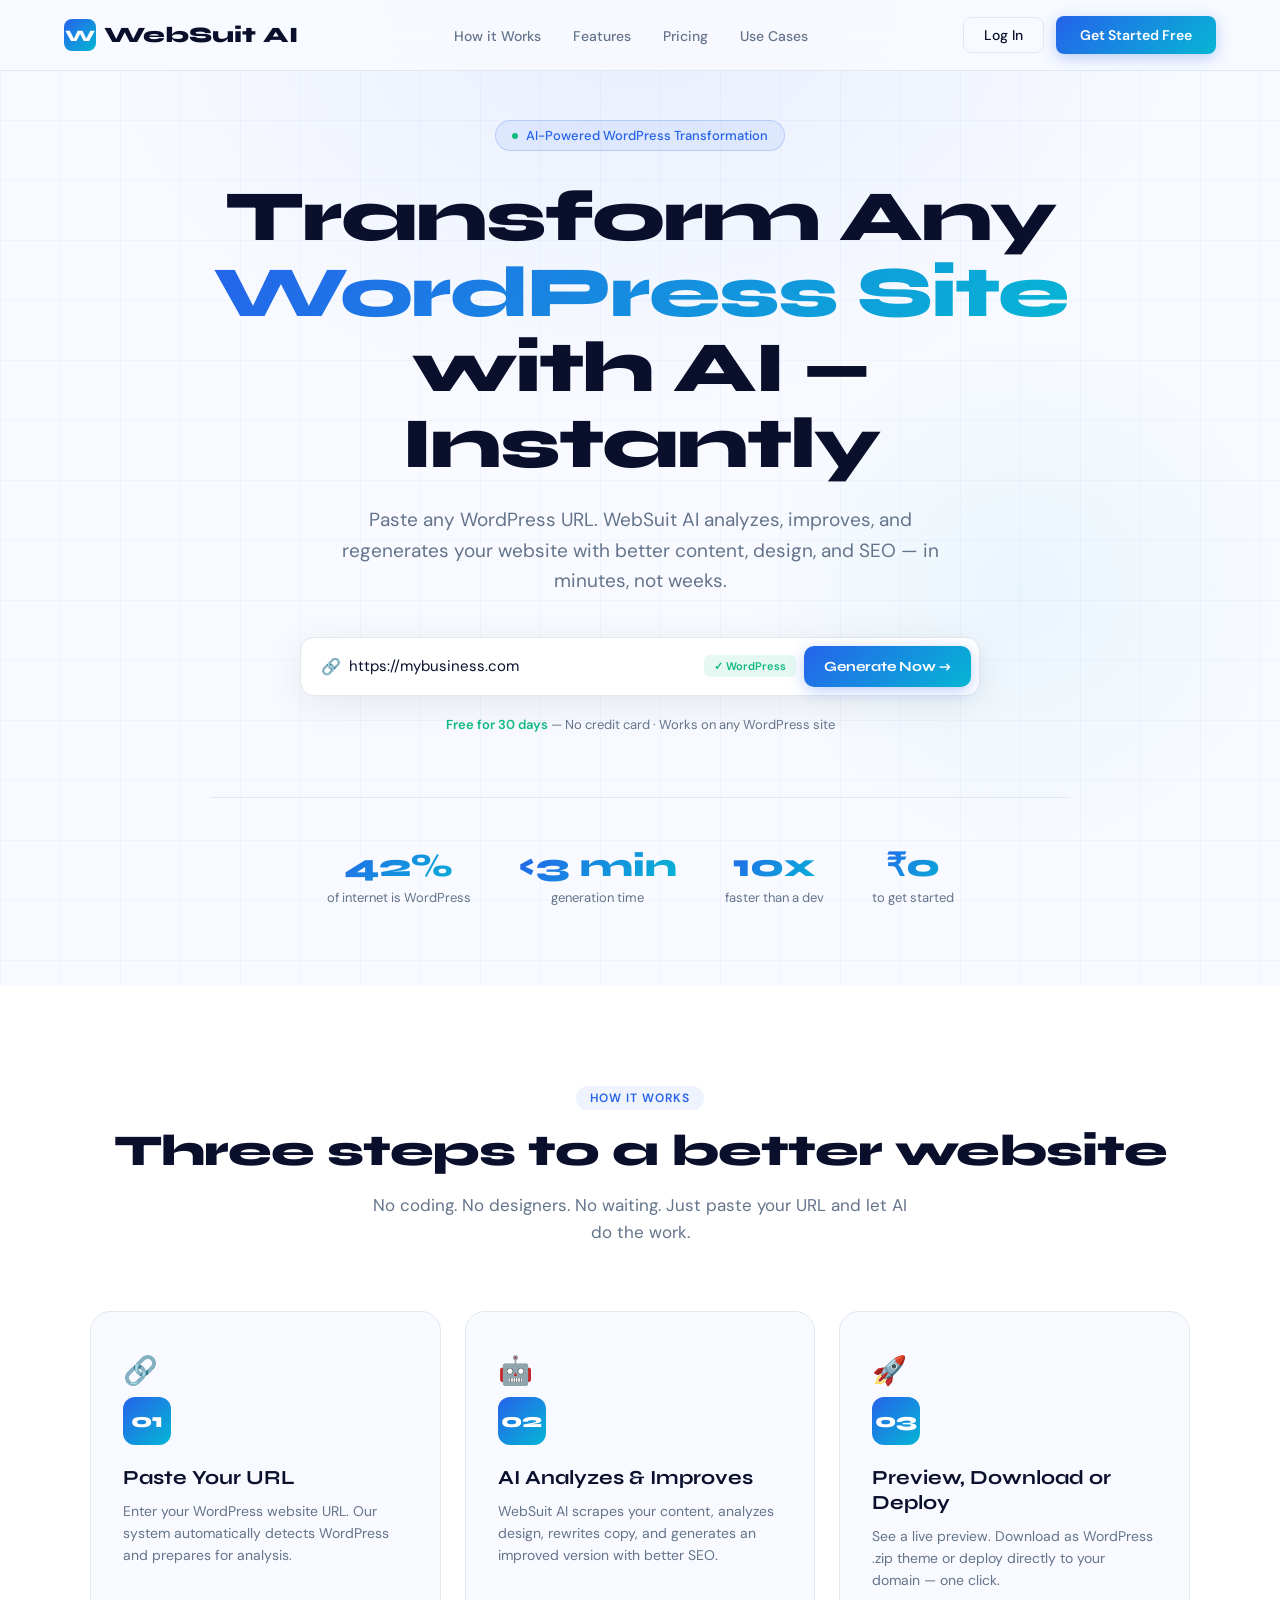
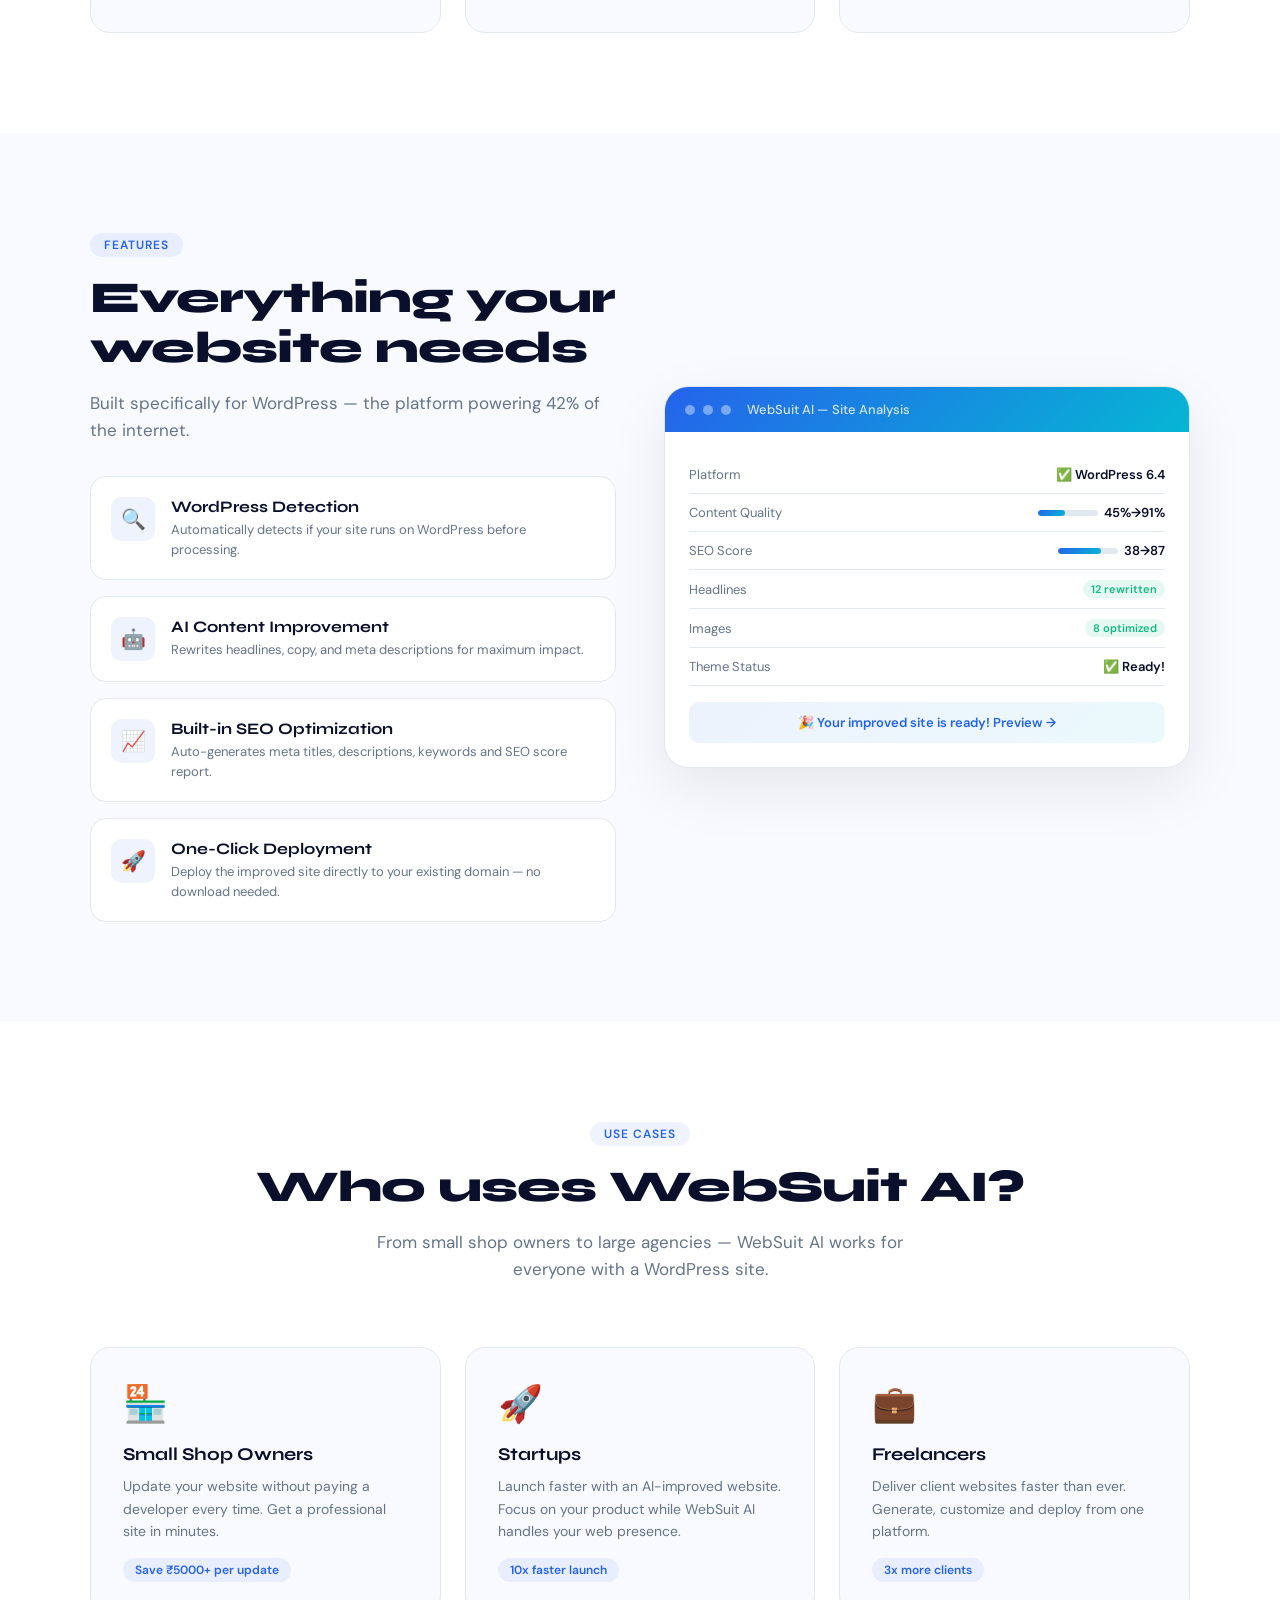
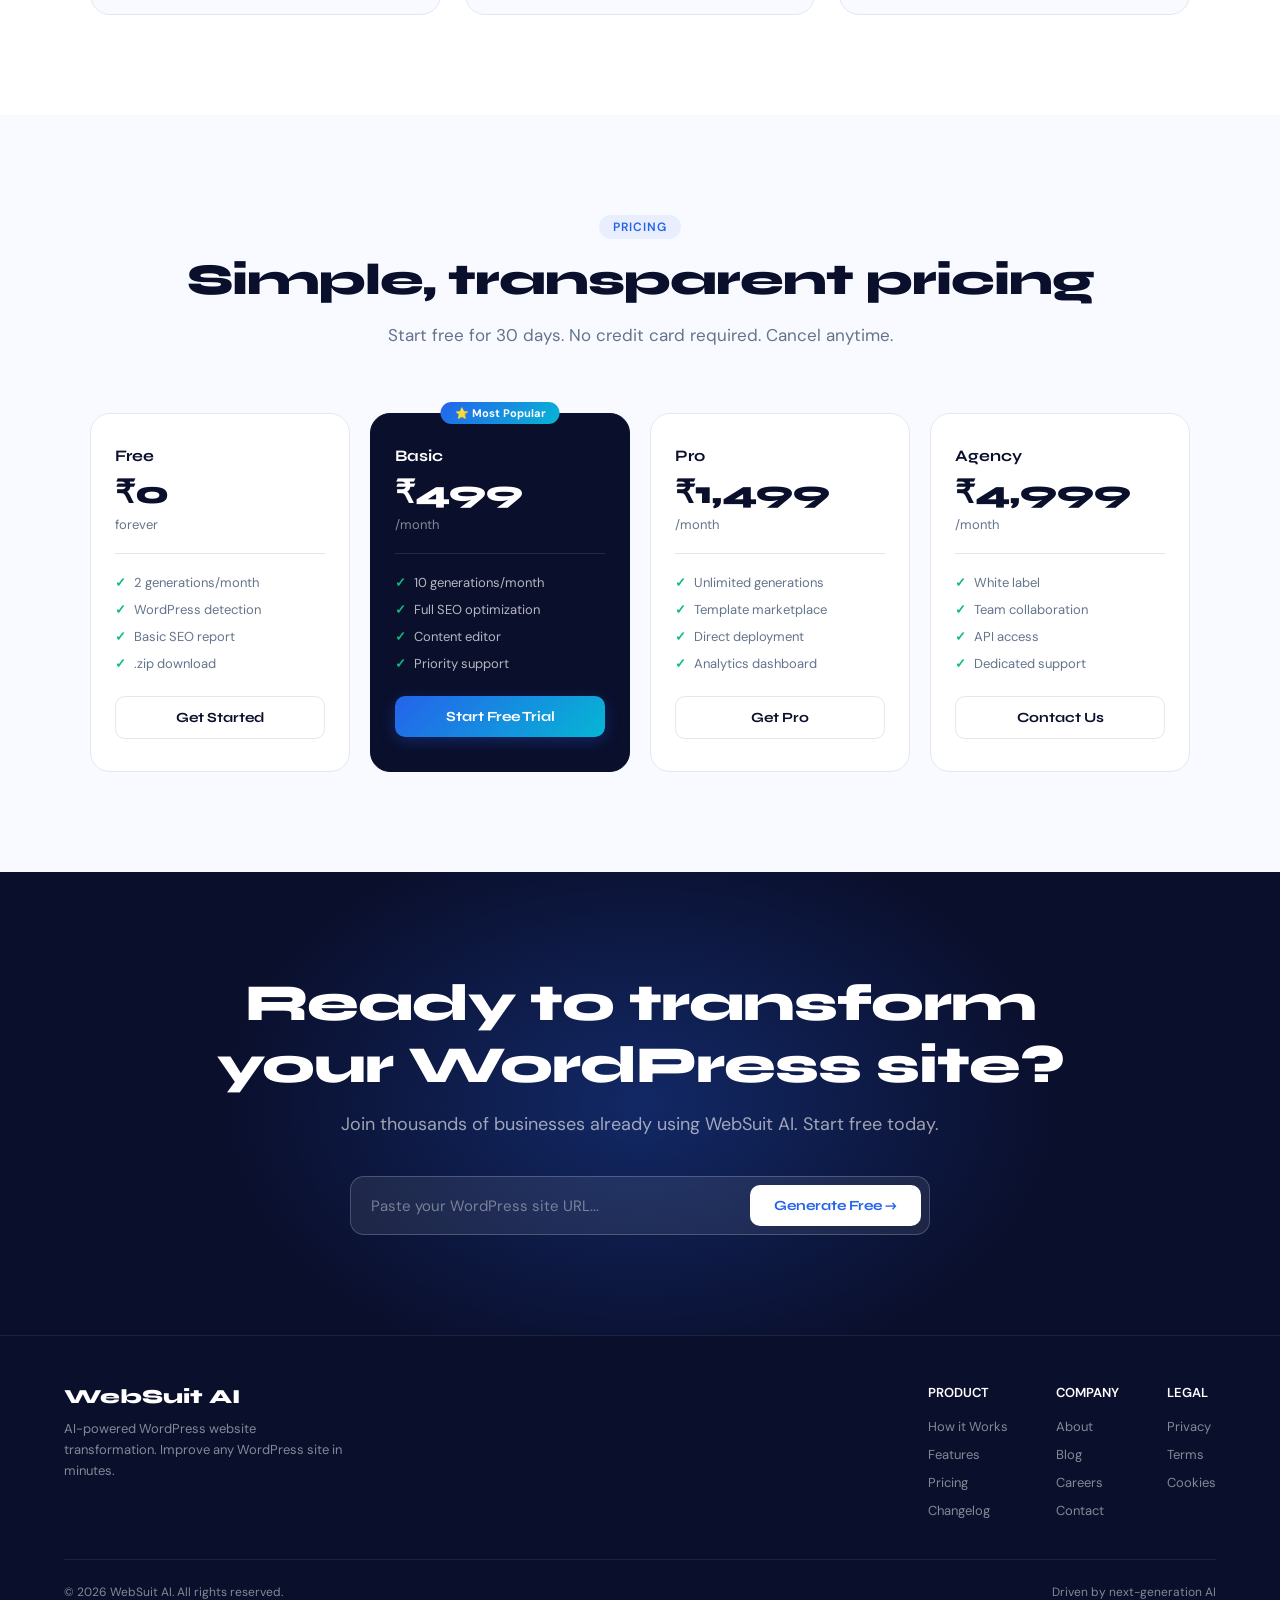
<file: public/index.html>
<!DOCTYPE html>
<html lang="en">

<head>
    <meta charset="UTF-8">
    <meta name="viewport" content="width=device-width, initial-scale=1.0">
    <title>WebSuit AI — Transform Any WordPress Site with AI</title>
    <link
        href="https://fonts.googleapis.com/css2?family=Syne:wght@400;600;700;800&family=DM+Sans:wght@300;400;500&display=swap"
        rel="stylesheet">
    <link rel="stylesheet" href="../static/css/base.css">
    <link rel="stylesheet" href="../static/css/index.css">
</head>

<body> <!-- ── NAVBAR ── -->
    <nav>
        <div class="logo">
            <div class="logo-icon">W</div> WebSuit AI
        </div>
        <ul class="nav-links">
            <li><a href="#how">How it Works</a></li>
            <li><a href="#features">Features</a></li>
            <li><a href="#pricing">Pricing</a></li>
            <li><a href="#usecases">Use Cases</a></li>
        </ul>
        <div class="nav-cta"> <button class="btn-ghost">Log In</button> <button class="btn-primary">Get Started
                Free</button> </div>
        <div class="hamburger" onclick="toggleMenu()"> <span></span><span></span><span></span> </div>
    </nav> <!-- Mobile Menu -->
    <div class="mobile-menu" id="mobileMenu"> <a href="#how" onclick="toggleMenu()">How it Works</a> <a href="#features"
            onclick="toggleMenu()">Features</a> <a href="#pricing" onclick="toggleMenu()">Pricing</a> <a
            href="#usecases" onclick="toggleMenu()">Use Cases</a>
        <div class="mobile-btns"> <button class="btn-ghost">Log In</button> <button class="btn-primary">Get Started
                Free</button> </div>
    </div> <!-- ── HERO ── -->
    <section class="hero">
        <div class="hero-bg"></div>
        <div class="hero-grid"></div>
        <div class="hero-content">
            <div class="hero-badge">
                <div class="badge-dot"></div> AI-Powered WordPress Transformation
            </div>
            <h1 class="hero-title"> Transform Any<br> <span class="highlight">WordPress Site</span><br> with AI —
                Instantly </h1>
            <p class="hero-subtitle"> Paste any WordPress URL. WebSuit AI analyzes, improves, and regenerates your
                website with better content, design, and SEO — in minutes, not weeks. </p>
            <div class="url-bar"> <span class="url-icon">🔗</span> <input class="url-input" type="text"
                    placeholder="Paste your WordPress URL here..." value="https://mybusiness.com"> <span
                    class="url-detect">✓ WordPress</span> <button class="url-btn">Generate Now →</button> </div>
            <p class="hero-note"> <span>Free for 30 days</span> — No credit card · Works on any WordPress site </p>
            <div class="hero-stats">
                <div class="stat">
                    <div class="stat-num">42%</div>
                    <div class="stat-label">of internet is WordPress</div>
                </div>
                <div class="stat">
                    <div class="stat-num">&lt;3 min</div>
                    <div class="stat-label">generation time</div>
                </div>
                <div class="stat">
                    <div class="stat-num">10x</div>
                    <div class="stat-label">faster than a dev</div>
                </div>
                <div class="stat">
                    <div class="stat-num">₹0</div>
                    <div class="stat-label">to get started</div>
                </div>
            </div>
        </div>
    </section> <!-- ── HOW IT WORKS ── -->
    <section class="how-it-works" id="how">
        <div class="how-header">
            <div class="section-tag">How It Works</div>
            <h2 class="section-title">Three steps to a better website</h2>
            <p class="section-sub">No coding. No designers. No waiting. Just paste your URL and let AI do the work.</p>
        </div>
        <div class="steps">
            <div class="step">
                <div class="step-icon">🔗</div>
                <div class="step-num">01</div>
                <h3>Paste Your URL</h3>
                <p>Enter your WordPress website URL. Our system automatically detects WordPress and prepares for
                    analysis.</p>
            </div>
            <div class="step">
                <div class="step-icon">🤖</div>
                <div class="step-num">02</div>
                <h3>AI Analyzes & Improves</h3>
                <p>WebSuit AI scrapes your content, analyzes design, rewrites copy, and generates an improved version
                    with better SEO.</p>
            </div>
            <div class="step">
                <div class="step-icon">🚀</div>
                <div class="step-num">03</div>
                <h3>Preview, Download or Deploy</h3>
                <p>See a live preview. Download as WordPress .zip theme or deploy directly to your domain — one click.
                </p>
            </div>
        </div>
    </section> <!-- ── FEATURES ── -->
    <section class="features" id="features">
        <div class="features-grid">
            <div>
                <div class="section-tag">Features</div>
                <h2 class="section-title">Everything your<br>website needs</h2>
                <p class="section-sub" style="margin-bottom: 32px;">Built specifically for WordPress — the platform
                    powering 42% of the internet.</p>
                <div class="features-list">
                    <div class="feature-item">
                        <div class="feature-icon">🔍</div>
                        <div class="feature-text">
                            <h4>WordPress Detection</h4>
                            <p>Automatically detects if your site runs on WordPress before processing.</p>
                        </div>
                    </div>
                    <div class="feature-item">
                        <div class="feature-icon">🤖</div>
                        <div class="feature-text">
                            <h4>AI Content Improvement</h4>
                            <p>Rewrites headlines, copy, and meta descriptions for maximum impact.</p>
                        </div>
                    </div>
                    <div class="feature-item">
                        <div class="feature-icon">📈</div>
                        <div class="feature-text">
                            <h4>Built-in SEO Optimization</h4>
                            <p>Auto-generates meta titles, descriptions, keywords and SEO score report.</p>
                        </div>
                    </div>
                    <div class="feature-item">
                        <div class="feature-icon">🚀</div>
                        <div class="feature-text">
                            <h4>One-Click Deployment</h4>
                            <p>Deploy the improved site directly to your existing domain — no download needed.</p>
                        </div>
                    </div>
                </div>
            </div>
            <div class="features-visual">
                <div class="visual-bar">
                    <div class="visual-dot"></div>
                    <div class="visual-dot"></div>
                    <div class="visual-dot"></div> <span class="visual-title">WebSuit AI — Site Analysis</span>
                </div>
                <div class="visual-body">
                    <div class="analysis-item"> <span class="analysis-label">Platform</span> <span
                            class="analysis-value">✅ WordPress 6.4</span> </div>
                    <div class="analysis-item"> <span class="analysis-label">Content Quality</span> <span
                            class="analysis-value">
                            <div class="score-bar">
                                <div class="score-fill" style="width:45%"></div>
                            </div> 45%→91%
                        </span> </div>
                    <div class="analysis-item"> <span class="analysis-label">SEO Score</span> <span
                            class="analysis-value">
                            <div class="score-bar">
                                <div class="score-fill" style="width:72%"></div>
                            </div> 38→87
                        </span> </div>
                    <div class="analysis-item"> <span class="analysis-label">Headlines</span> <span
                            class="analysis-value"><span class="badge-good">12 rewritten</span></span> </div>
                    <div class="analysis-item"> <span class="analysis-label">Images</span> <span
                            class="analysis-value"><span class="badge-good">8 optimized</span></span> </div>
                    <div class="analysis-item"> <span class="analysis-label">Theme Status</span> <span
                            class="analysis-value">✅ Ready!</span> </div>
                    <div
                        style="margin-top:16px;padding:12px;background:linear-gradient(135deg,#2563eb15,#06b6d415);border-radius:10px;text-align:center;font-size:13px;font-weight:600;color:#2563eb;">
                        🎉 Your improved site is ready! Preview → </div>
                </div>
            </div>
        </div>
    </section> <!-- ── USE CASES ── -->
    <section class="usecases" id="usecases">
        <div style="text-align:center;margin-bottom:64px;">
            <div class="section-tag">Use Cases</div>
            <h2 class="section-title">Who uses WebSuit AI?</h2>
            <p class="section-sub" style="margin:0 auto;">From small shop owners to large agencies — WebSuit AI works
                for everyone with a WordPress site.</p>
        </div>
        <div class="usecase-grid">
            <div class="usecase-card">
                <div class="usecase-emoji">🏪</div>
                <h3>Small Shop Owners</h3>
                <p>Update your website without paying a developer every time. Get a professional site in minutes.</p>
                <span class="usecase-tag">Save ₹5000+ per update</span>
            </div>
            <div class="usecase-card">
                <div class="usecase-emoji">🚀</div>
                <h3>Startups</h3>
                <p>Launch faster with an AI-improved website. Focus on your product while WebSuit AI handles your web
                    presence.</p> <span class="usecase-tag">10x faster launch</span>
            </div>
            <div class="usecase-card">
                <div class="usecase-emoji">💼</div>
                <h3>Freelancers</h3>
                <p>Deliver client websites faster than ever. Generate, customize and deploy from one platform.</p> <span
                    class="usecase-tag">3x more clients</span>
            </div>
        </div>
    </section> <!-- ── PRICING ── -->
    <section class="pricing" id="pricing">
        <div class="pricing-header">
            <div class="section-tag">Pricing</div>
            <h2 class="section-title">Simple, transparent pricing</h2>
            <p class="section-sub">Start free for 30 days. No credit card required. Cancel anytime.</p>
        </div>
        <div class="pricing-grid">
            <div class="pricing-card">
                <div class="plan-name">Free</div>
                <div class="plan-price">₹0</div>
                <div class="plan-period">forever</div>
                <div class="plan-divider"></div>
                <ul class="plan-features">
                    <li><span class="check">✓</span> 2 generations/month</li>
                    <li><span class="check">✓</span> WordPress detection</li>
                    <li><span class="check">✓</span> Basic SEO report</li>
                    <li><span class="check">✓</span> .zip download</li>
                </ul> <button class="plan-btn plan-btn-outline">Get Started</button>
            </div>
            <div class="pricing-card featured">
                <div class="popular-badge">⭐ Most Popular</div>
                <div class="plan-name">Basic</div>
                <div class="plan-price">₹499</div>
                <div class="plan-period">/month</div>
                <div class="plan-divider"></div>
                <ul class="plan-features">
                    <li><span class="check">✓</span> 10 generations/month</li>
                    <li><span class="check">✓</span> Full SEO optimization</li>
                    <li><span class="check">✓</span> Content editor</li>
                    <li><span class="check">✓</span> Priority support</li>
                </ul> <button class="plan-btn plan-btn-filled">Start Free Trial</button>
            </div>
            <div class="pricing-card">
                <div class="plan-name">Pro</div>
                <div class="plan-price">₹1,499</div>
                <div class="plan-period">/month</div>
                <div class="plan-divider"></div>
                <ul class="plan-features">
                    <li><span class="check">✓</span> Unlimited generations</li>
                    <li><span class="check">✓</span> Template marketplace</li>
                    <li><span class="check">✓</span> Direct deployment</li>
                    <li><span class="check">✓</span> Analytics dashboard</li>
                </ul> <button class="plan-btn plan-btn-outline">Get Pro</button>
            </div>
            <div class="pricing-card">
                <div class="plan-name">Agency</div>
                <div class="plan-price">₹4,999</div>
                <div class="plan-period">/month</div>
                <div class="plan-divider"></div>
                <ul class="plan-features">
                    <li><span class="check">✓</span> White label</li>
                    <li><span class="check">✓</span> Team collaboration</li>
                    <li><span class="check">✓</span> API access</li>
                    <li><span class="check">✓</span> Dedicated support</li>
                </ul> <button class="plan-btn plan-btn-outline">Contact Us</button>
            </div>
        </div>
    </section> <!-- ── CTA ── -->
    <section class="cta">
        <div class="cta-bg"></div>
        <div class="cta-content">
            <h2>Ready to transform<br>your WordPress site?</h2>
            <p>Join thousands of businesses already using WebSuit AI. Start free today.</p>
            <div class="cta-url-bar"> <input class="cta-input" type="text"
                    placeholder="Paste your WordPress site URL..."> <button class="cta-btn">Generate Free →</button>
            </div>
        </div>
    </section> <!-- ── FOOTER ── -->
    <footer>
        <div class="footer-top">
            <div>
                <div class="footer-logo">WebSuit AI</div>
                <p class="footer-desc">AI-powered WordPress website transformation. Improve any WordPress site in
                    minutes.</p>
            </div>
            <div class="footer-links">
                <div class="footer-col">
                    <h4>PRODUCT</h4>
                    <ul>
                        <li><a href="#">How it Works</a></li>
                        <li><a href="#">Features</a></li>
                        <li><a href="#">Pricing</a></li>
                        <li><a href="#">Changelog</a></li>
                    </ul>
                </div>
                <div class="footer-col">
                    <h4>COMPANY</h4>
                    <ul>
                        <li><a href="#">About</a></li>
                        <li><a href="#">Blog</a></li>
                        <li><a href="#">Careers</a></li>
                        <li><a href="#">Contact</a></li>
                    </ul>
                </div>
                <div class="footer-col">
                    <h4>LEGAL</h4>
                    <ul>
                        <li><a href="#">Privacy</a></li>
                        <li><a href="#">Terms</a></li>
                        <li><a href="#">Cookies</a></li>
                    </ul>
                </div>
            </div>
        </div>
        <div class="footer-bottom">
            <span>© 2026 WebSuit AI. All rights reserved.</span>
            <span>Driven by next-generation AI</span>
        </div>
    </footer>
    <script>   function toggleMenu() { const menu = document.getElementById('mobileMenu'); menu.classList.toggle('open'); }    // Close menu on outside click   document.addEventListener('click', function(e) {     const menu = document.getElementById('mobileMenu');     const hamburger = document.querySelector('.hamburger');     if (!menu.contains(e.target) && !hamburger.contains(e.target)) {       menu.classList.remove('open');     }   }); </script>
</body>

</html>
</file>
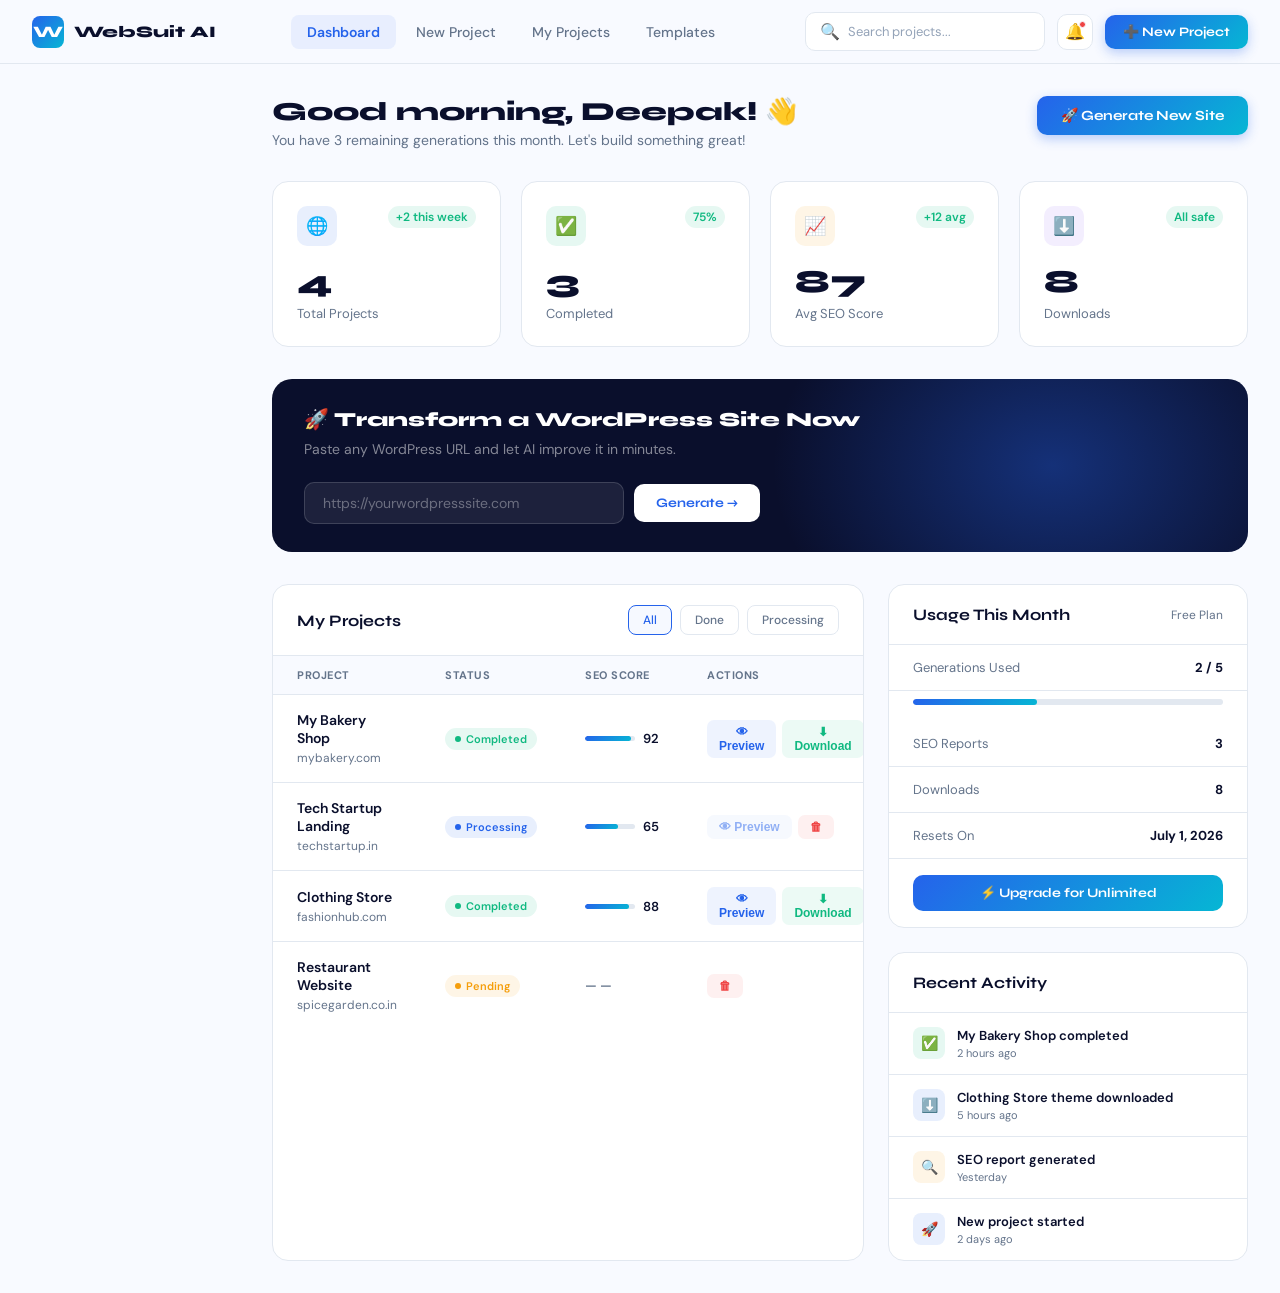
<file: public/dashboard.html>
<!DOCTYPE html>
<html lang="en">
<head>
    <meta charset="UTF-8">
    <meta name="viewport" content="width=device-width, initial-scale=1.0">
    <title>WebSuit AI — Dashboard</title>
    <link href="https://fonts.googleapis.com/css2?family=Syne:wght@400;600;700;800&family=DM+Sans:wght@300;400;500&display=swap" rel="stylesheet">
    <link rel="stylesheet" href="../static/css/base.css">
    <link rel="stylesheet" href="../static/css/dashboard.css">
</head>
<body>

<!-- Overlay -->
<div class="overlay" id="overlay" onclick="closeSidebar()"></div>

<!-- ══════════════════════
     SIDEBAR (Slide-out)
══════════════════════ -->
<aside class="sidebar" id="sidebar">
    <div class="sidebar-header">
        <a href="../template/index.html" class="sidebar-brand" style="text-decoration: none;">
            <div class="brand-icon">W</div>
            <div class="brand-name">WebSuit AI</div>
        </a>
        <button class="sidebar-close" onclick="closeSidebar()">✕</button>
    </div>

    <nav class="sidebar-nav">
        <span class="nav-section-label">Main</span>
        <a class="nav-item" href="../template/index.html">
            <span class="nav-icon">🏠</span> Home
        </a>
        <a class="nav-item active" href="dashboard.html">
            <span class="nav-icon">📊</span> Dashboard
        </a>
        <a class="nav-item" href="generate.html">
            <span class="nav-icon">➕</span> New Project
        </a>
        <a class="nav-item" href="dashboard.html">
            <span class="nav-icon">📁</span> My Projects
            <span class="nav-badge">4</span>
        </a>

        <span class="nav-section-label">Tools</span>
        <a class="nav-item" href="#">
            <span class="nav-icon">🔍</span> WordPress Detector
        </a>
        <a class="nav-item" href="#">
            <span class="nav-icon">📈</span> SEO Reports
        </a>
        <a class="nav-item" href="#">
            <span class="nav-icon">🎨</span> Templates
        </a>
        <a class="nav-item" href="#">
            <span class="nav-icon">🛒</span> Marketplace
            <span class="nav-badge" style="background:#f59e0b;">New</span>
        </a>

        <span class="nav-section-label">Account</span>
        <a class="nav-item" href="#">
            <span class="nav-icon">⚙️</span> Settings
        </a>
        <a class="nav-item" href="#">
            <span class="nav-icon">💳</span> Billing
        </a>
        <a class="nav-item" href="#">
            <span class="nav-icon">❓</span> Help & Docs
        </a>
    </nav>

    <div class="sidebar-bottom">
        <div class="plan-badge">
            <div class="plan-label">Current Plan</div>
            <div class="plan-name">Free Tier 🎉</div>
            <div class="plan-bar"><div class="plan-fill"></div></div>
            <div class="plan-usage">2 of 5 generations used</div>
        </div>
        <button class="upgrade-btn">⚡ Upgrade to Pro</button>
        <div class="user-row">
            <div class="user-avatar">D</div>
            <div class="user-info">
                <div class="user-name">Deepak Sen</div>
                <div class="user-plan">Free Plan</div>
            </div>
        </div>
    </div>
</aside>

<!-- ══════════════════════
     TOP NAVBAR
══════════════════════ -->
<nav class="topnav">
    <div class="topnav-left">
        <button class="hamburger-btn" onclick="openSidebar()">
            <span></span><span></span><span></span>
        </button>
        <a href="../template/index.html" class="topnav-logo" style="text-decoration: none;">
            <div class="brand-icon">W</div>
            <span class="topnav-brand-name">WebSuit AI</span>
        </a>
    </div>

    <div class="topnav-center">
        <a href="dashboard.html" class="topnav-link active">Dashboard</a>
        <a href="generate.html" class="topnav-link">New Project</a>
        <a href="dashboard.html" class="topnav-link">My Projects</a>
        <a href="#" class="topnav-link">Templates</a>
    </div>

    <div class="topnav-right">
        <div class="search-bar">
            <span>🔍</span>
            <input type="text" placeholder="Search projects...">
        </div>
        <div class="icon-btn">
            🔔
            <div class="notif-dot"></div>
        </div>
        <button class="new-project-btn" onclick="window.location.href='generate.html'">
            ➕ New Project
        </button>
    </div>
</nav>

<!-- ══════════════════════
     MAIN CONTENT
══════════════════════ -->
<div class="main">

    <!-- Content -->
    <div class="content">

        <!-- Welcome -->
        <div class="welcome-row">
            <div>
                <h1 class="welcome-title">Good morning, Deepak! 👋</h1>
                <p class="welcome-sub">You have 3 remaining generations this month. Let's build something great!</p>
            </div>
            <button class="new-project-btn" style="padding:11px 24px;font-size:14px;" onclick="window.location.href='generate.html'">
                🚀 Generate New Site
            </button>
        </div>

        <!-- Stats -->
        <div class="stats-grid">
            <div class="stat-card">
                <div class="stat-card-top">
                    <div class="stat-card-icon icon-blue">🌐</div>
                    <span class="stat-change change-up">+2 this week</span>
                </div>
                <div class="stat-card-num">4</div>
                <div class="stat-card-label">Total Projects</div>
            </div>
            <div class="stat-card">
                <div class="stat-card-top">
                    <div class="stat-card-icon icon-green">✅</div>
                    <span class="stat-change change-up">75%</span>
                </div>
                <div class="stat-card-num">3</div>
                <div class="stat-card-label">Completed</div>
            </div>
            <div class="stat-card">
                <div class="stat-card-top">
                    <div class="stat-card-icon icon-yellow">📈</div>
                    <span class="stat-change change-up">+12 avg</span>
                </div>
                <div class="stat-card-num">87</div>
                <div class="stat-card-label">Avg SEO Score</div>
            </div>
            <div class="stat-card">
                <div class="stat-card-top">
                    <div class="stat-card-icon icon-purple">⬇️</div>
                    <span class="stat-change change-up">All safe</span>
                </div>
                <div class="stat-card-num">8</div>
                <div class="stat-card-label">Downloads</div>
            </div>
        </div>

        <!-- Quick Action -->
        <div class="quick-action">
            <div class="qa-bg"></div>
            <div class="qa-content">
                <div class="qa-title">🚀 Transform a WordPress Site Now</div>
                <div class="qa-sub">Paste any WordPress URL and let AI improve it in minutes.</div>
            </div>
            <div class="qa-input-row">
                <input class="qa-input" type="text" placeholder="https://yourwordpresssite.com">
                <button class="qa-btn">Generate →</button>
            </div>
        </div>

        <!-- Two column -->
        <div class="two-col">

            <!-- Projects Table -->
            <div class="card">
                <div class="card-header">
                    <div class="card-title">My Projects</div>
                    <div class="card-actions">
                        <button class="filter-btn active">All</button>
                        <button class="filter-btn">Done</button>
                        <button class="filter-btn">Processing</button>
                    </div>
                </div>
                <table>
                    <thead>
                        <tr>
                            <th>Project</th>
                            <th class="hide-mobile">Status</th>
                            <th class="hide-mobile">SEO Score</th>
                            <th>Actions</th>
                        </tr>
                    </thead>
                    <tbody>
                        <tr>
                            <td>
                                <div class="project-name">My Bakery Shop</div>
                                <div class="project-url">mybakery.com</div>
                            </td>
                            <td class="hide-mobile">
                                <span class="status-badge status-done">
                                    <span class="status-dot"></span> Completed
                                </span>
                            </td>
                            <td class="hide-mobile">
                                <div class="seo-score">
                                    <div class="seo-bar"><div class="seo-fill" style="width:92%"></div></div>
                                    92
                                </div>
                            </td>
                            <td>
                                <div class="action-btns">
                                    <button class="action-btn btn-preview" onclick="window.location.href='preview.html'">👁 Preview</button>
                                    <button class="action-btn btn-download">⬇ Download</button>
                                    <button class="action-btn btn-delete">🗑</button>
                                </div>
                            </td>
                        </tr>
                        <tr>
                            <td>
                                <div class="project-name">Tech Startup Landing</div>
                                <div class="project-url">techstartup.in</div>
                            </td>
                            <td class="hide-mobile">
                                <span class="status-badge status-processing">
                                    <span class="status-dot"></span> Processing
                                </span>
                            </td>
                            <td class="hide-mobile">
                                <div class="seo-score">
                                    <div class="seo-bar"><div class="seo-fill" style="width:65%"></div></div>
                                    65
                                </div>
                            </td>
                            <td>
                                <div class="action-btns">
                                    <button class="action-btn btn-preview" disabled style="opacity:0.5">👁 Preview</button>
                                    <button class="action-btn btn-delete">🗑</button>
                                </div>
                            </td>
                        </tr>
                        <tr>
                            <td>
                                <div class="project-name">Clothing Store</div>
                                <div class="project-url">fashionhub.com</div>
                            </td>
                            <td class="hide-mobile">
                                <span class="status-badge status-done">
                                    <span class="status-dot"></span> Completed
                                </span>
                            </td>
                            <td class="hide-mobile">
                                <div class="seo-score">
                                    <div class="seo-bar"><div class="seo-fill" style="width:88%"></div></div>
                                    88
                                </div>
                            </td>
                            <td>
                                <div class="action-btns">
                                    <button class="action-btn btn-preview" onclick="window.location.href='preview.html'">👁 Preview</button>
                                    <button class="action-btn btn-download">⬇ Download</button>
                                    <button class="action-btn btn-delete">🗑</button>
                                </div>
                            </td>
                        </tr>
                        <tr>
                            <td>
                                <div class="project-name">Restaurant Website</div>
                                <div class="project-url">spicegarden.co.in</div>
                            </td>
                            <td class="hide-mobile">
                                <span class="status-badge status-pending">
                                    <span class="status-dot"></span> Pending
                                </span>
                            </td>
                            <td class="hide-mobile">
                                <div class="seo-score" style="color:var(--muted)">— —</div>
                            </td>
                            <td>
                                <div class="action-btns">
                                    <button class="action-btn btn-delete">🗑</button>
                                </div>
                            </td>
                        </tr>
                    </tbody>
                </table>
            </div>

            <!-- Right column -->
            <div class="right-col">

                <!-- Usage Card -->
                <div class="card">
                    <div class="card-header">
                        <div class="card-title">Usage This Month</div>
                        <span style="font-size:12px;color:var(--muted);">Free Plan</span>
                    </div>
                    <div class="usage-item">
                        <span class="usage-label">Generations Used</span>
                        <span class="usage-value">2 / 5</span>
                    </div>
                    <div class="usage-bar-wrap">
                        <div class="usage-bar"><div class="usage-fill" style="width:40%"></div></div>
                    </div>
                    <div class="usage-item">
                        <span class="usage-label">SEO Reports</span>
                        <span class="usage-value">3</span>
                    </div>
                    <div class="usage-item">
                        <span class="usage-label">Downloads</span>
                        <span class="usage-value">8</span>
                    </div>
                    <div class="usage-item">
                        <span class="usage-label">Resets On</span>
                        <span class="usage-value">July 1, 2026</span>
                    </div>
                    <div style="padding:16px 24px;">
                        <button style="width:100%;padding:10px;background:var(--gradient);border:none;border-radius:10px;font-family:'Syne',sans-serif;font-size:13px;font-weight:700;color:white;cursor:pointer;">
                            ⚡ Upgrade for Unlimited
                        </button>
                    </div>
                </div>

                <!-- Recent Activity -->
                <div class="card">
                    <div class="card-header">
                        <div class="card-title">Recent Activity</div>
                    </div>
                    <div class="activity-item">
                        <div class="activity-icon icon-green">✅</div>
                        <div class="activity-text">
                            <div class="activity-title">My Bakery Shop completed</div>
                            <div class="activity-time">2 hours ago</div>
                        </div>
                    </div>
                    <div class="activity-item">
                        <div class="activity-icon icon-blue">⬇️</div>
                        <div class="activity-text">
                            <div class="activity-title">Clothing Store theme downloaded</div>
                            <div class="activity-time">5 hours ago</div>
                        </div>
                    </div>
                    <div class="activity-item">
                        <div class="activity-icon icon-yellow">🔍</div>
                        <div class="activity-text">
                            <div class="activity-title">SEO report generated</div>
                            <div class="activity-time">Yesterday</div>
                        </div>
                    </div>
                    <div class="activity-item">
                        <div class="activity-icon icon-blue">🚀</div>
                        <div class="activity-text">
                            <div class="activity-title">New project started</div>
                            <div class="activity-time">2 days ago</div>
                        </div>
                    </div>
                </div>

            </div>
        </div>
    </div>
</div>

<script>
    function openSidebar() {
        document.getElementById('sidebar').classList.add('open');
        document.getElementById('overlay').classList.add('show');
    }

    function closeSidebar() {
        document.getElementById('sidebar').classList.remove('open');
        document.getElementById('overlay').classList.remove('show');
    }

    // Close sidebar on overlay click
    document.getElementById('overlay').addEventListener('click', closeSidebar);

    // Filter buttons
    document.querySelectorAll('.filter-btn').forEach(btn => {
        btn.addEventListener('click', () => {
            document.querySelectorAll('.filter-btn').forEach(b => b.classList.remove('active'));
            btn.classList.add('active');
        });
    });
</script>
</body>
</html>
</file>
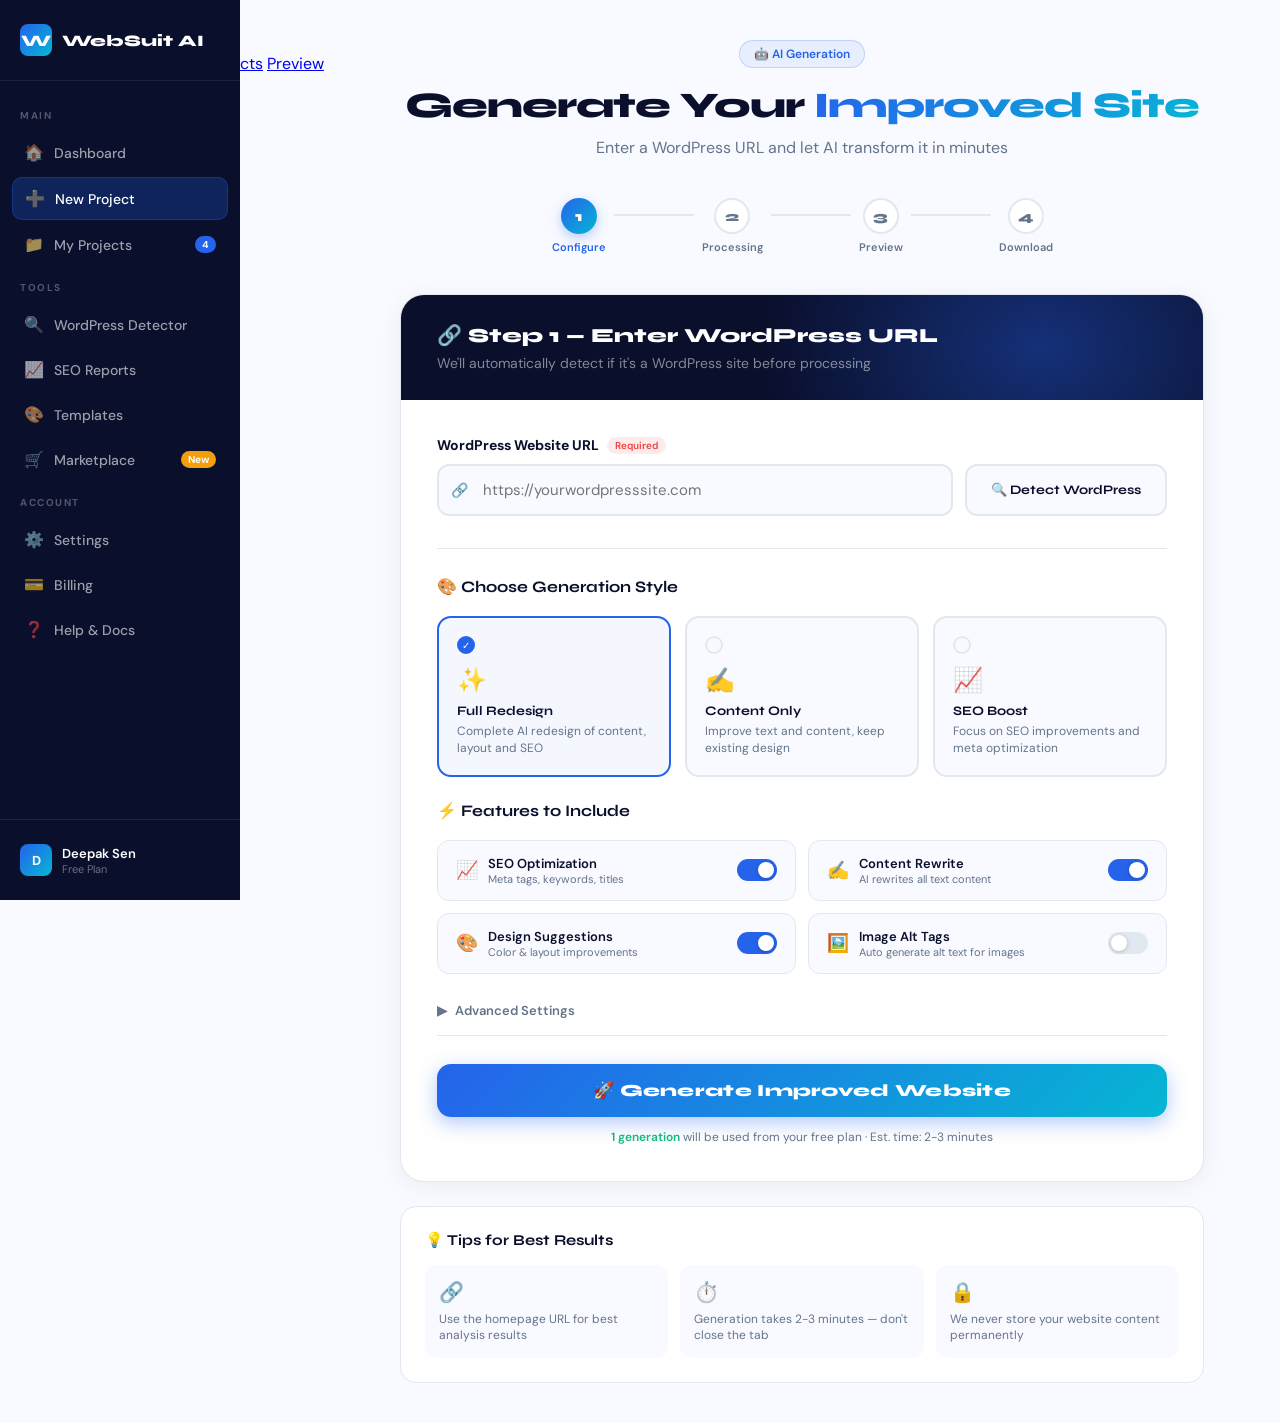
<file: public/generate.html>
<!DOCTYPE html>
<html lang="en">

<head>
  <meta charset="UTF-8">
  <meta name="viewport" content="width=device-width, initial-scale=1.0">
  <title>WebSuit AI — Generate</title>
  <link
    href="https://fonts.googleapis.com/css2?family=Syne:wght@400;600;700;800&family=DM+Sans:wght@300;400;500&display=swap"
    rel="stylesheet">
  <link rel="stylesheet" href="../static/css/base.css">
  <link rel="stylesheet" href="../static/css/generate.css">
</head>

<body>

  <div class="overlay" id="overlay" onclick="toggleSidebar()"></div>

  <!-- ── SIDEBAR ── -->
  <aside class="sidebar" id="sidebar">
    <div class="sidebar-brand">
      <div class="brand-icon">W</div>
      <div class="brand-name">WebSuit AI</div>
    </div>
    <nav class="sidebar-nav">
      <span class="nav-section-label">Main</span>
      <a class="nav-item" href="dashboard.html">
        <span class="nav-icon">🏠</span> Dashboard
      </a>
      <a class="nav-item active" href="generate.html">
        <span class="nav-icon">➕</span> New Project
      </a>
      <a class="nav-item" href="dashboard.html">
        <span class="nav-icon">📁</span> My Projects
        <span class="nav-badge">4</span>
      </a>

      <span class="nav-section-label">Tools</span>
      <a class="nav-item" href="#">
        <span class="nav-icon">🔍</span> WordPress Detector
      </a>
      <a class="nav-item" href="#">
        <span class="nav-icon">📈</span> SEO Reports
      </a>
      <a class="nav-item" href="#">
        <span class="nav-icon">🎨</span> Templates
      </a>
      <a class="nav-item" href="#">
        <span class="nav-icon">🛒</span> Marketplace
        <span class="nav-badge" style="background:#f59e0b;">New</span>
      </a>

      <span class="nav-section-label">Account</span>
      <a class="nav-item" href="#">
        <span class="nav-icon">⚙️</span> Settings
      </a>
      <a class="nav-item" href="#">
        <span class="nav-icon">💳</span> Billing
      </a>
      <a class="nav-item" href="#">
        <span class="nav-icon">❓</span> Help & Docs
      </a>
    </nav>
    <div class="sidebar-bottom">
      <div class="user-row">
        <div class="user-avatar">D</div>
        <div class="user-info">
          <div class="user-name">Deepak Sen</div>
          <div class="user-plan">Free Plan</div>
        </div>
      </div>
    </div>
  </aside>

  <!-- ── MAIN ── -->
  <!-- ══════════════════════
     TOP NAVBAR
══════════════════════ -->
  <nav class="topnav">
    <div class="topnav-left">
      <button class="hamburger-btn" onclick="openSidebar()">
        <span></span><span></span><span></span>
      </button>
      <a href="../template/index.html" class="topnav-logo" style="text-decoration: none;">
        <div class="brand-icon">W</div>
        <span class="topnav-brand-name">WebSuit AI</span>
      </a>
    </div>

    <div class="topnav-center">
      <a href="dashboard.html" class="topnav-link">Dashboard</a>
      <a href="generate.html" class="topnav-link active">New Project</a>
      <a href="dashboard.html" class="topnav-link">My Projects</a>
      <a href="preview.html" class="topnav-link">Preview</a>
    </div>

    <div class="topnav-right">
      <div class="icon-btn">🔔</div>
      <div class="icon-btn">⚙️</div>
    </div>
  </nav>

  <div class="content">

    <!-- Page Header -->
    <div class="page-header">
      <div class="page-tag">🤖 AI Generation</div>
      <h1 class="page-title">Generate Your <span>Improved Site</span></h1>
      <p class="page-sub">Enter a WordPress URL and let AI transform it in minutes</p>
    </div>

    <!-- Steps Indicator -->
    <div class="steps-indicator">
      <div class="step-dot">
        <div class="step-circle active">1</div>
        <span class="step-label active">Configure</span>
      </div>
      <div class="step-line"></div>
      <div class="step-dot">
        <div class="step-circle inactive">2</div>
        <span class="step-label">Processing</span>
      </div>
      <div class="step-line"></div>
      <div class="step-dot">
        <div class="step-circle inactive">3</div>
        <span class="step-label">Preview</span>
      </div>
      <div class="step-line"></div>
      <div class="step-dot">
        <div class="step-circle inactive">4</div>
        <span class="step-label">Download</span>
      </div>
    </div>

    <!-- Main Card -->
    <div class="generate-card">
      <div class="card-top">
        <div class="card-top-bg"></div>
        <div class="card-top-content">
          <div class="card-top-title">🔗 Step 1 — Enter WordPress URL</div>
          <div class="card-top-sub">We'll automatically detect if it's a WordPress site before processing</div>
        </div>
      </div>

      <div class="card-body">

        <!-- URL Input -->
        <div class="url-section">
          <div class="input-label">
            WordPress Website URL
            <span class="required-badge">Required</span>
          </div>
          <div class="url-input-wrap">
            <div class="url-field">
              <span class="url-prefix">🔗</span>
              <input type="text" id="urlInput" placeholder="https://yourwordpresssite.com" oninput="resetDetection()"
                onkeydown="if(event.key==='Enter') detectWordPress()">
              <span class="url-status" id="urlStatus"></span>
            </div>
            <button class="detect-btn" onclick="detectWordPress()">
              🔍 Detect WordPress
            </button>
          </div>

          <!-- Detection Result -->
          <div class="detection-result detect-success" id="detectSuccess">
            <span class="detect-icon">✅</span>
            <div class="detect-info">
              <div class="detect-title">WordPress Detected!</div>
              <div class="detect-sub" id="detectDetails">WordPress 6.4 · Astra Theme · 12 pages found</div>
            </div>
          </div>

          <div class="detection-result detect-fail" id="detectFail">
            <span class="detect-icon">❌</span>
            <div class="detect-info">
              <div class="detect-title">Not a WordPress Site</div>
              <div class="detect-sub">We currently support WordPress sites only. Wix & others coming soon!</div>
            </div>
          </div>
        </div>

        <!-- Options -->
        <div class="options-section">
          <div class="options-title">🎨 Choose Generation Style</div>
          <div class="options-grid">
            <div class="option-card selected" onclick="selectOption(this)">
              <div class="option-check">✓</div>
              <div class="option-icon">✨</div>
              <div class="option-name">Full Redesign</div>
              <div class="option-desc">Complete AI redesign of content, layout and SEO</div>
            </div>
            <div class="option-card" onclick="selectOption(this)">
              <div class="option-check"></div>
              <div class="option-icon">✍️</div>
              <div class="option-name">Content Only</div>
              <div class="option-desc">Improve text and content, keep existing design</div>
            </div>
            <div class="option-card" onclick="selectOption(this)">
              <div class="option-check"></div>
              <div class="option-icon">📈</div>
              <div class="option-name">SEO Boost</div>
              <div class="option-desc">Focus on SEO improvements and meta optimization</div>
            </div>
          </div>

          <!-- Feature Toggles -->
          <div class="options-title" style="margin-top:24px;">⚡ Features to Include</div>
          <div class="toggles-grid">
            <div class="toggle-item">
              <div class="toggle-left">
                <span class="toggle-icon">📈</span>
                <div class="toggle-text">
                  <div class="toggle-name">SEO Optimization</div>
                  <div class="toggle-desc">Meta tags, keywords, titles</div>
                </div>
              </div>
              <label class="toggle-switch">
                <input type="checkbox" checked>
                <span class="toggle-slider"></span>
              </label>
            </div>
            <div class="toggle-item">
              <div class="toggle-left">
                <span class="toggle-icon">✍️</span>
                <div class="toggle-text">
                  <div class="toggle-name">Content Rewrite</div>
                  <div class="toggle-desc">AI rewrites all text content</div>
                </div>
              </div>
              <label class="toggle-switch">
                <input type="checkbox" checked>
                <span class="toggle-slider"></span>
              </label>
            </div>
            <div class="toggle-item">
              <div class="toggle-left">
                <span class="toggle-icon">🎨</span>
                <div class="toggle-text">
                  <div class="toggle-name">Design Suggestions</div>
                  <div class="toggle-desc">Color & layout improvements</div>
                </div>
              </div>
              <label class="toggle-switch">
                <input type="checkbox" checked>
                <span class="toggle-slider"></span>
              </label>
            </div>
            <div class="toggle-item">
              <div class="toggle-left">
                <span class="toggle-icon">🖼️</span>
                <div class="toggle-text">
                  <div class="toggle-name">Image Alt Tags</div>
                  <div class="toggle-desc">Auto generate alt text for images</div>
                </div>
              </div>
              <label class="toggle-switch">
                <input type="checkbox">
                <span class="toggle-slider"></span>
              </label>
            </div>
          </div>
        </div>

        <!-- Advanced Settings -->
        <div class="advanced-toggle" onclick="toggleAdvanced()">
          <span id="advArrow">▶</span> Advanced Settings
        </div>

        <div class="advanced-content" id="advancedContent">
          <div class="adv-grid">
            <div class="adv-group">
              <label>Target Language</label>
              <select>
                <option>English</option>
                <option>Hindi</option>
                <option>Spanish</option>
                <option>French</option>
              </select>
            </div>
            <div class="adv-group">
              <label>Writing Tone</label>
              <select>
                <option>Professional</option>
                <option>Friendly</option>
                <option>Casual</option>
                <option>Formal</option>
              </select>
            </div>
            <div class="adv-group">
              <label>Target Industry</label>
              <select>
                <option>Auto Detect</option>
                <option>E-commerce</option>
                <option>Restaurant</option>
                <option>Technology</option>
                <option>Healthcare</option>
                <option>Education</option>
              </select>
            </div>
            <div class="adv-group">
              <label>Target Keywords (optional)</label>
              <input type="text" placeholder="e.g. best bakery in Indore">
            </div>
          </div>
        </div>

        <!-- Generate Button -->
        <div class="generate-btn-wrap">
          <button class="generate-btn" id="generateBtn" onclick="startGeneration()">
            🚀 Generate Improved Website
          </button>
          <p class="generate-note">
            <span>1 generation</span> will be used from your free plan · Est. time: 2-3 minutes
          </p>
        </div>

      </div>
    </div>

    <!-- Tips -->
    <div class="tips-card">
      <div class="tips-title">💡 Tips for Best Results</div>
      <div class="tips-grid">
        <div class="tip-item">
          <div class="tip-icon">🔗</div>
          <div class="tip-text">Use the homepage URL for best analysis results</div>
        </div>
        <div class="tip-item">
          <div class="tip-icon">⏱️</div>
          <div class="tip-text">Generation takes 2-3 minutes — don't close the tab</div>
        </div>
        <div class="tip-item">
          <div class="tip-icon">🔒</div>
          <div class="tip-text">We never store your website content permanently</div>
        </div>
      </div>
    </div>

  </div>
  </div>

  <!-- ── PROCESSING OVERLAY ── -->
  <div class="processing-overlay" id="processingOverlay">
    <div class="processing-card">
      <div class="processing-spinner"></div>
      <div class="processing-title">Generating Your Site... ✨</div>
      <div class="processing-sub">This usually takes 2-3 minutes. Please don't close this tab!</div>
      <div class="processing-steps">
        <div class="proc-step done" id="step1">
          <span class="proc-icon">✅</span> WordPress detected & scraped
        </div>
        <div class="proc-step active" id="step2">
          <span class="proc-icon">🤖</span> AI analyzing content...
        </div>
        <div class="proc-step inactive" id="step3">
          <span class="proc-icon">📈</span> SEO optimization
        </div>
        <div class="proc-step inactive" id="step4">
          <span class="proc-icon">🎨</span> Generating WordPress theme
        </div>
        <div class="proc-step inactive" id="step5">
          <span class="proc-icon">✨</span> Finalizing preview
        </div>
      </div>
    </div>
  </div>

  <script>
    function toggleSidebar() {
      document.getElementById('sidebar').classList.toggle('open');
      document.getElementById('overlay').classList.toggle('show');
    }

    function selectOption(el) {
      document.querySelectorAll('.option-card').forEach(c => {
        c.classList.remove('selected');
        c.querySelector('.option-check').textContent = '';
      });
      el.classList.add('selected');
      el.querySelector('.option-check').textContent = '✓';
    }

    function toggleAdvanced() {
      const content = document.getElementById('advancedContent');
      const arrow = document.getElementById('advArrow');
      content.classList.toggle('open');
      arrow.textContent = content.classList.contains('open') ? '▼' : '▶';
    }

    function resetDetection() {
      document.getElementById('detectSuccess').style.display = 'none';
      document.getElementById('detectFail').style.display = 'none';
      document.getElementById('urlStatus').style.display = 'none';
      document.getElementById('urlInput').className = '';
    }

    function detectWordPress() {
      const url = document.getElementById('urlInput').value.trim();
      if (!url) {
        alert('Please enter a URL first!');
        return;
      }

      const status = document.getElementById('urlStatus');
      status.textContent = '⏳ Checking...';
      status.className = 'url-status status-checking';
      status.style.display = 'block';

      // Simulate detection
      setTimeout(() => {
        const isWordPress = url.includes('wordpress') || url.includes('wp') ||
          !url.includes('wix') && !url.includes('squarespace');

        if (isWordPress) {
          document.getElementById('urlInput').className = 'valid';
          status.textContent = '✅ WordPress!';
          status.className = 'url-status status-valid';
          document.getElementById('detectSuccess').style.display = 'flex';
          document.getElementById('detectFail').style.display = 'none';
        } else {
          document.getElementById('urlInput').className = 'invalid';
          status.textContent = '❌ Not WordPress';
          status.className = 'url-status status-invalid';
          document.getElementById('detectFail').style.display = 'flex';
          document.getElementById('detectSuccess').style.display = 'none';
        }
      }, 1500);
    }

    function startGeneration() {
      const url = document.getElementById('urlInput').value.trim();
      if (!url) {
        alert('Please enter a WordPress URL first!');
        return;
      }

      document.getElementById('processingOverlay').classList.add('show');

      // Simulate processing steps
      const steps = ['step2', 'step3', 'step4', 'step5'];
      let i = 0;

      const interval = setInterval(() => {
        if (i < steps.length) {
          // Mark previous as done
          if (i > 0) {
            document.getElementById(steps[i - 1]).className = 'proc-step done';
            document.getElementById(steps[i - 1]).querySelector('.proc-icon').textContent = '✅';
          }
          // Mark current as active
          document.getElementById(steps[i]).className = 'proc-step active';
          i++;
        } else {
          clearInterval(interval);
          document.getElementById(steps[steps.length - 1]).className = 'proc-step done';
          document.getElementById(steps[steps.length - 1]).querySelector('.proc-icon').textContent = '✅';
          setTimeout(() => {
            document.getElementById('processingOverlay').classList.remove('show');
            alert('✅ Generation complete! Redirecting to preview...');
          }, 1000);
        }
      }, 1500);
    }
  </script>

</body>

</html>
</file>
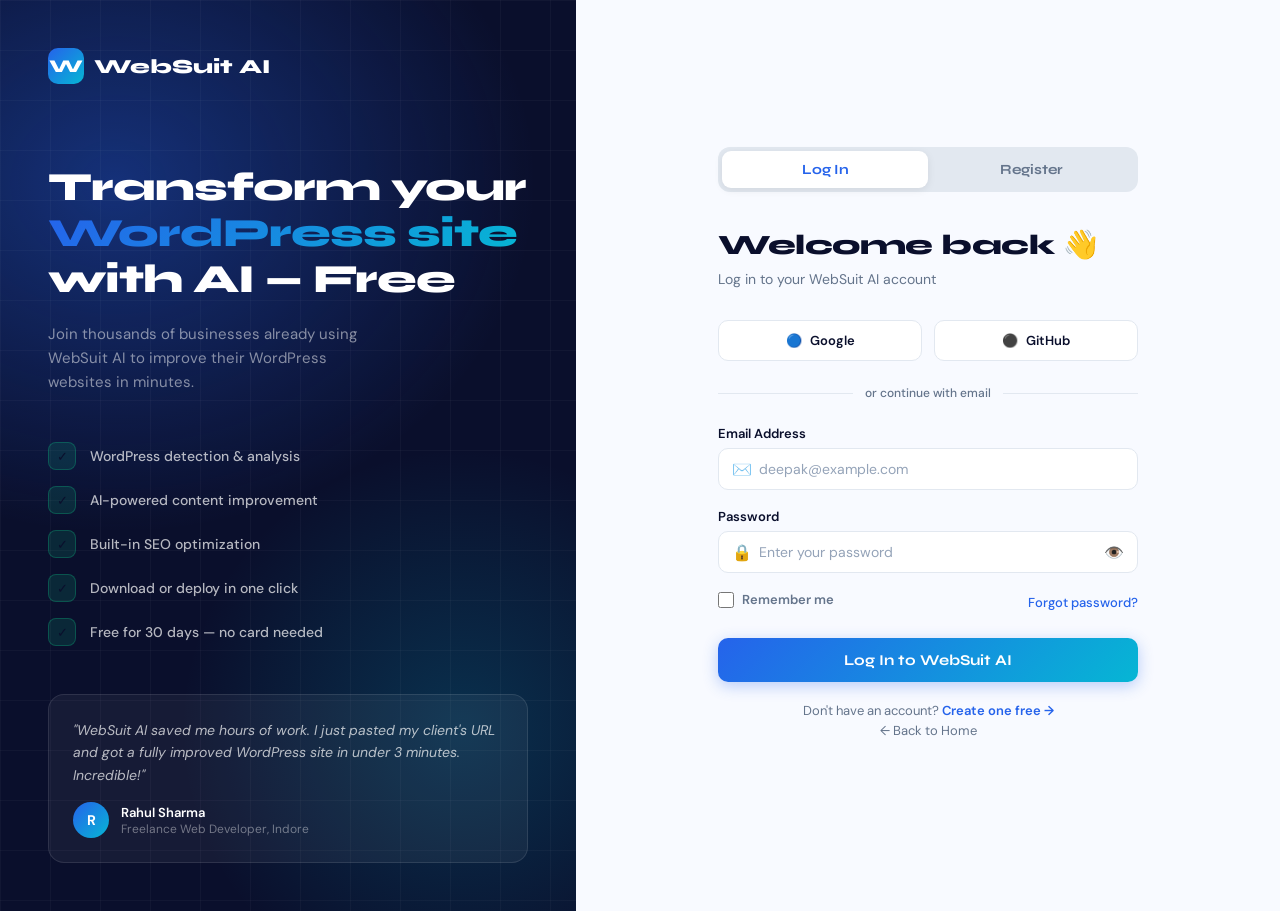
<file: public/login.html>
<!DOCTYPE html>
<html lang="en">

<head>
  <meta charset="UTF-8">
  <meta name="viewport" content="width=device-width, initial-scale=1.0">
  <title>WebSuit AI — Login / Register</title>
  <link
    href="https://fonts.googleapis.com/css2?family=Syne:wght@400;600;700;800&family=DM+Sans:wght@300;400;500&display=swap"
    rel="stylesheet">
  <link rel="stylesheet" href="../static/css/base.css">
  <link rel="stylesheet" href="../static/css/login.css">

</head>

<body>

  <!-- ── LEFT PANEL ── -->
  <div class="left-panel">
    <div class="left-bg"></div>
    <div class="left-grid"></div>

    <div class="left-content">
      <div class="brand">
        <div class="brand-icon">W</div>
        <div class="brand-name">WebSuit AI</div>
      </div>

      <h2 class="left-headline">
        Transform your<br>
        <span class="highlight">WordPress site</span><br>
        with AI — Free
      </h2>
      <p class="left-sub">
        Join thousands of businesses already using WebSuit AI to improve their WordPress websites in minutes.
      </p>

      <div class="feature-list">
        <div class="feature-row">
          <div class="feature-check">✓</div>
          <span>WordPress detection & analysis</span>
        </div>
        <div class="feature-row">
          <div class="feature-check">✓</div>
          <span>AI-powered content improvement</span>
        </div>
        <div class="feature-row">
          <div class="feature-check">✓</div>
          <span>Built-in SEO optimization</span>
        </div>
        <div class="feature-row">
          <div class="feature-check">✓</div>
          <span>Download or deploy in one click</span>
        </div>
        <div class="feature-row">
          <div class="feature-check">✓</div>
          <span>Free for 30 days — no card needed</span>
        </div>
      </div>
    </div>

    <div class="testimonial">
      <p class="testimonial-text">
        "WebSuit AI saved me hours of work. I just pasted my client's URL and got a fully improved WordPress site in
        under 3 minutes. Incredible!"
      </p>
      <div class="testimonial-author">
        <div class="author-avatar">R</div>
        <div class="author-info">
          <span class="author-name">Rahul Sharma</span>
          <span class="author-role">Freelance Web Developer, Indore</span>
        </div>
      </div>
    </div>
  </div>

  <!-- ── RIGHT PANEL ── -->
  <div class="right-panel">
    <div class="auth-box">

      <!-- Mobile Brand -->
      <div class="mobile-brand">
        <div class="mobile-brand-icon">W</div>
        <div class="mobile-brand-name">WebSuit AI</div>
      </div>

      <!-- Tabs -->
      <div class="auth-tabs">
        <button class="tab-btn active" onclick="switchTab('login')">Log In</button>
        <button class="tab-btn" onclick="switchTab('register')">Register</button>
      </div>

      <!-- Alert -->
      <div class="alert alert-error" id="alertError">⚠️ <span id="errorMsg">Invalid credentials. Please try
          again.</span></div>
      <div class="alert alert-success" id="alertSuccess">✅ <span id="successMsg">Account created! Redirecting...</span>
      </div>

      <!-- ── LOGIN FORM ── -->
      <div id="loginForm">
        <h2 class="form-title">Welcome back 👋</h2>
        <p class="form-sub">Log in to your WebSuit AI account</p>

        <div class="social-btns">
          <button class="social-btn">
            <span>🔵</span> Google
          </button>
          <button class="social-btn">
            <span>⚫</span> GitHub
          </button>
        </div>

        <div class="divider">
          <div class="divider-line"></div>
          <span class="divider-text">or continue with email</span>
          <div class="divider-line"></div>
        </div>

        <div class="form-group">
          <label>Email Address</label>
          <div class="input-wrap">
            <span class="input-icon">✉️</span>
            <input type="email" placeholder="deepak@example.com" id="loginEmail">
          </div>
        </div>

        <div class="form-group">
          <label>Password</label>
          <div class="input-wrap">
            <span class="input-icon">🔒</span>
            <input type="password" placeholder="Enter your password" id="loginPassword">
            <span class="eye-toggle" onclick="togglePassword('loginPassword')">👁️</span>
          </div>
        </div>

        <div class="options-row">
          <label class="checkbox-wrap">
            <input type="checkbox"> <span>Remember me</span>
          </label>
          <a href="#" class="forgot-link">Forgot password?</a>
        </div>

        <button class="submit-btn" onclick="handleLogin()">
          <span id="loginText">Log In to WebSuit AI</span>
          <div class="spinner" id="loginSpinner"></div>
        </button>

        <p class="switch-text">
          Don't have an account? <a onclick="switchTab('register')">Create one free →</a>
        </p>
        <div style="text-align:center; margin-bottom: 24px;">
          <a href="index.html" style="font-size:13px; color: var(--muted); text-decoration: none;">
            ← Back to Home
          </a>
        </div>
      </div>

      <!-- ── REGISTER FORM ── -->
      <div id="registerForm" style="display:none;">
        <h2 class="form-title">Create account 🚀</h2>
        <p class="form-sub">Start transforming WordPress sites for free</p>

        <div class="social-btns">
          <button class="social-btn">
            <span>🔵</span> Google
          </button>
          <button class="social-btn">
            <span>⚫</span> GitHub
          </button>
        </div>

        <div class="divider">
          <div class="divider-line"></div>
          <span class="divider-text">or register with email</span>
          <div class="divider-line"></div>
        </div>

        <div class="form-row">
          <div class="form-group">
            <label>First Name</label>
            <div class="input-wrap">
              <span class="input-icon">👤</span>
              <input type="text" placeholder="Deepak" id="firstName">
            </div>
          </div>
          <div class="form-group">
            <label>Last Name</label>
            <div class="input-wrap">
              <span class="input-icon">👤</span>
              <input type="text" placeholder="Sen" id="lastName">
            </div>
          </div>
        </div>

        <div class="form-group">
          <label>Email Address</label>
          <div class="input-wrap">
            <span class="input-icon">✉️</span>
            <input type="email" placeholder="deepak@example.com" id="regEmail">
          </div>
        </div>

        <div class="form-group">
          <label>Password</label>
          <div class="input-wrap">
            <span class="input-icon">🔒</span>
            <input type="password" placeholder="Create a strong password" id="regPassword" oninput="checkStrength()">
            <span class="eye-toggle" onclick="togglePassword('regPassword')">👁️</span>
          </div>
          <div class="password-strength" id="strengthMeter">
            <div class="strength-bars">
              <div class="strength-bar" id="bar1"></div>
              <div class="strength-bar" id="bar2"></div>
              <div class="strength-bar" id="bar3"></div>
              <div class="strength-bar" id="bar4"></div>
            </div>
            <span class="strength-label" id="strengthLabel">Enter a password</span>
          </div>
        </div>

        <div class="form-group">
          <label>I am a...</label>
          <div class="input-wrap">
            <span class="input-icon">💼</span>
            <select
              style="width:100%;padding:11px 14px 11px 40px;border:1.5px solid var(--border);border-radius:10px;font-family:'DM Sans',sans-serif;font-size:14px;color:var(--text);background:white;outline:none;appearance:none;cursor:pointer;">
              <option>Select your role...</option>
              <option>Small Business Owner</option>
              <option>Freelancer / Developer</option>
              <option>Startup Founder</option>
              <option>WordPress Agency</option>
              <option>Student</option>
              <option>Other</option>
            </select>
          </div>
        </div>

        <div class="options-row" style="margin-bottom:20px;">
          <label class="checkbox-wrap">
            <input type="checkbox" id="termsCheck">
            <span>I agree to the <a href="#" style="color:var(--accent);">Terms</a> & <a href="#"
                style="color:var(--accent);">Privacy Policy</a></span>
          </label>
        </div>

        <button class="submit-btn" onclick="handleRegister()">
          <span id="registerText">Create Free Account</span>
          <div class="spinner" id="registerSpinner"></div>
        </button>

        <p class="switch-text">
          Already have an account? <a onclick="switchTab('login')">Log in →</a>
        </p>

        <p class="terms-text">
          By creating an account you agree to our <a href="#">Terms of Service</a> and <a href="#">Privacy Policy</a>.
          We'll never share your data.
        </p>
      </div>

    </div>
  </div>

  <script>
    function switchTab(tab) {
      const tabs = document.querySelectorAll('.tab-btn');
      tabs[0].classList.toggle('active', tab === 'login');
      tabs[1].classList.toggle('active', tab === 'register');
      document.getElementById('loginForm').style.display = tab === 'login' ? 'block' : 'none';
      document.getElementById('registerForm').style.display = tab === 'register' ? 'block' : 'none';
      hideAlerts();
    }

    function togglePassword(id) {
      const input = document.getElementById(id);
      input.type = input.type === 'password' ? 'text' : 'password';
    }

    function checkStrength() {
      const pw = document.getElementById('regPassword').value;
      const meter = document.getElementById('strengthMeter');
      meter.style.display = 'block';

      const bars = [document.getElementById('bar1'), document.getElementById('bar2'),
      document.getElementById('bar3'), document.getElementById('bar4')];
      const label = document.getElementById('strengthLabel');

      bars.forEach(b => { b.className = 'strength-bar'; });

      let score = 0;
      if (pw.length >= 6) score++;
      if (pw.length >= 10) score++;
      if (/[A-Z]/.test(pw) && /[0-9]/.test(pw)) score++;
      if (/[^A-Za-z0-9]/.test(pw)) score++;

      const labels = ['Too weak', 'Weak', 'Medium', 'Strong', 'Very strong'];
      const classes = ['weak', 'weak', 'medium', 'strong', 'strong'];

      for (let i = 0; i < score; i++) {
        bars[i].classList.add(classes[score - 1]);
      }

      label.textContent = labels[score];
      label.style.color = score <= 1 ? '#ef4444' : score === 2 ? '#f59e0b' : '#10b981';
    }

    function showAlert(type, msg) {
      hideAlerts();
      const el = document.getElementById(type === 'error' ? 'alertError' : 'alertSuccess');
      const msgEl = document.getElementById(type === 'error' ? 'errorMsg' : 'successMsg');
      msgEl.textContent = msg;
      el.style.display = 'flex';
    }

    function hideAlerts() {
      document.getElementById('alertError').style.display = 'none';
      document.getElementById('alertSuccess').style.display = 'none';
    }

    function setLoading(form, loading) {
      const btn = document.getElementById(form + 'Text');
      const spinner = document.getElementById(form + 'Spinner');
      btn.textContent = loading ? (form === 'login' ? 'Logging in...' : 'Creating account...') :
        (form === 'login' ? 'Log In to WebSuit AI' : 'Create Free Account');
      spinner.style.display = loading ? 'block' : 'none';
    }

    function handleLogin() {
      const email = document.getElementById('loginEmail').value;
      const password = document.getElementById('loginPassword').value;

      if (!email || !password) {
        showAlert('error', 'Please fill in all fields.');
        return;
      }

      setLoading('login', true);

      setTimeout(() => {
        setLoading('login', false);
        showAlert('success', 'Login successful! Redirecting...');
        setTimeout(() => {
          window.location.href = 'dashboard.html';
        }, 800);
      }, 1500);
    }

    function handleRegister() {
      const firstName = document.getElementById('firstName').value;
      const email = document.getElementById('regEmail').value;
      const password = document.getElementById('regPassword').value;
      const terms = document.getElementById('termsCheck').checked;

      if (!firstName || !email || !password) {
        showAlert('error', 'Please fill in all required fields.');
        return;
      }

      setLoading('register', true);

      setTimeout(() => {
        setLoading('register', false);
        showAlert('success', 'Account created! Redirecting...');
        setTimeout(() => {
          window.location.href = 'dashboard.html';
        }, 800);
      }, 1500);
    }

    function handleRegister() {
      const firstName = document.getElementById('firstName').value;
      const email = document.getElementById('regEmail').value;
      const password = document.getElementById('regPassword').value;
      const terms = document.getElementById('termsCheck').checked;

      if (!firstName || !email || !password) {
        showAlert('error', 'Please fill in all required fields.');
        return;
      }

      if (!email.includes('@')) {
        showAlert('error', 'Please enter a valid email address.');
        return;
      }

      if (password.length < 6) {
        showAlert('error', 'Password must be at least 6 characters.');
        return;
      }

      if (!terms) {
        showAlert('error', 'Please agree to the Terms & Privacy Policy.');
        return;
      }

      setLoading('register', true);

      setTimeout(() => {
        setLoading('register', false);
        showAlert('success', 'Account created! Redirecting to dashboard...');
      }, 1500);
    }
  </script>
</body>

</html>
</file>
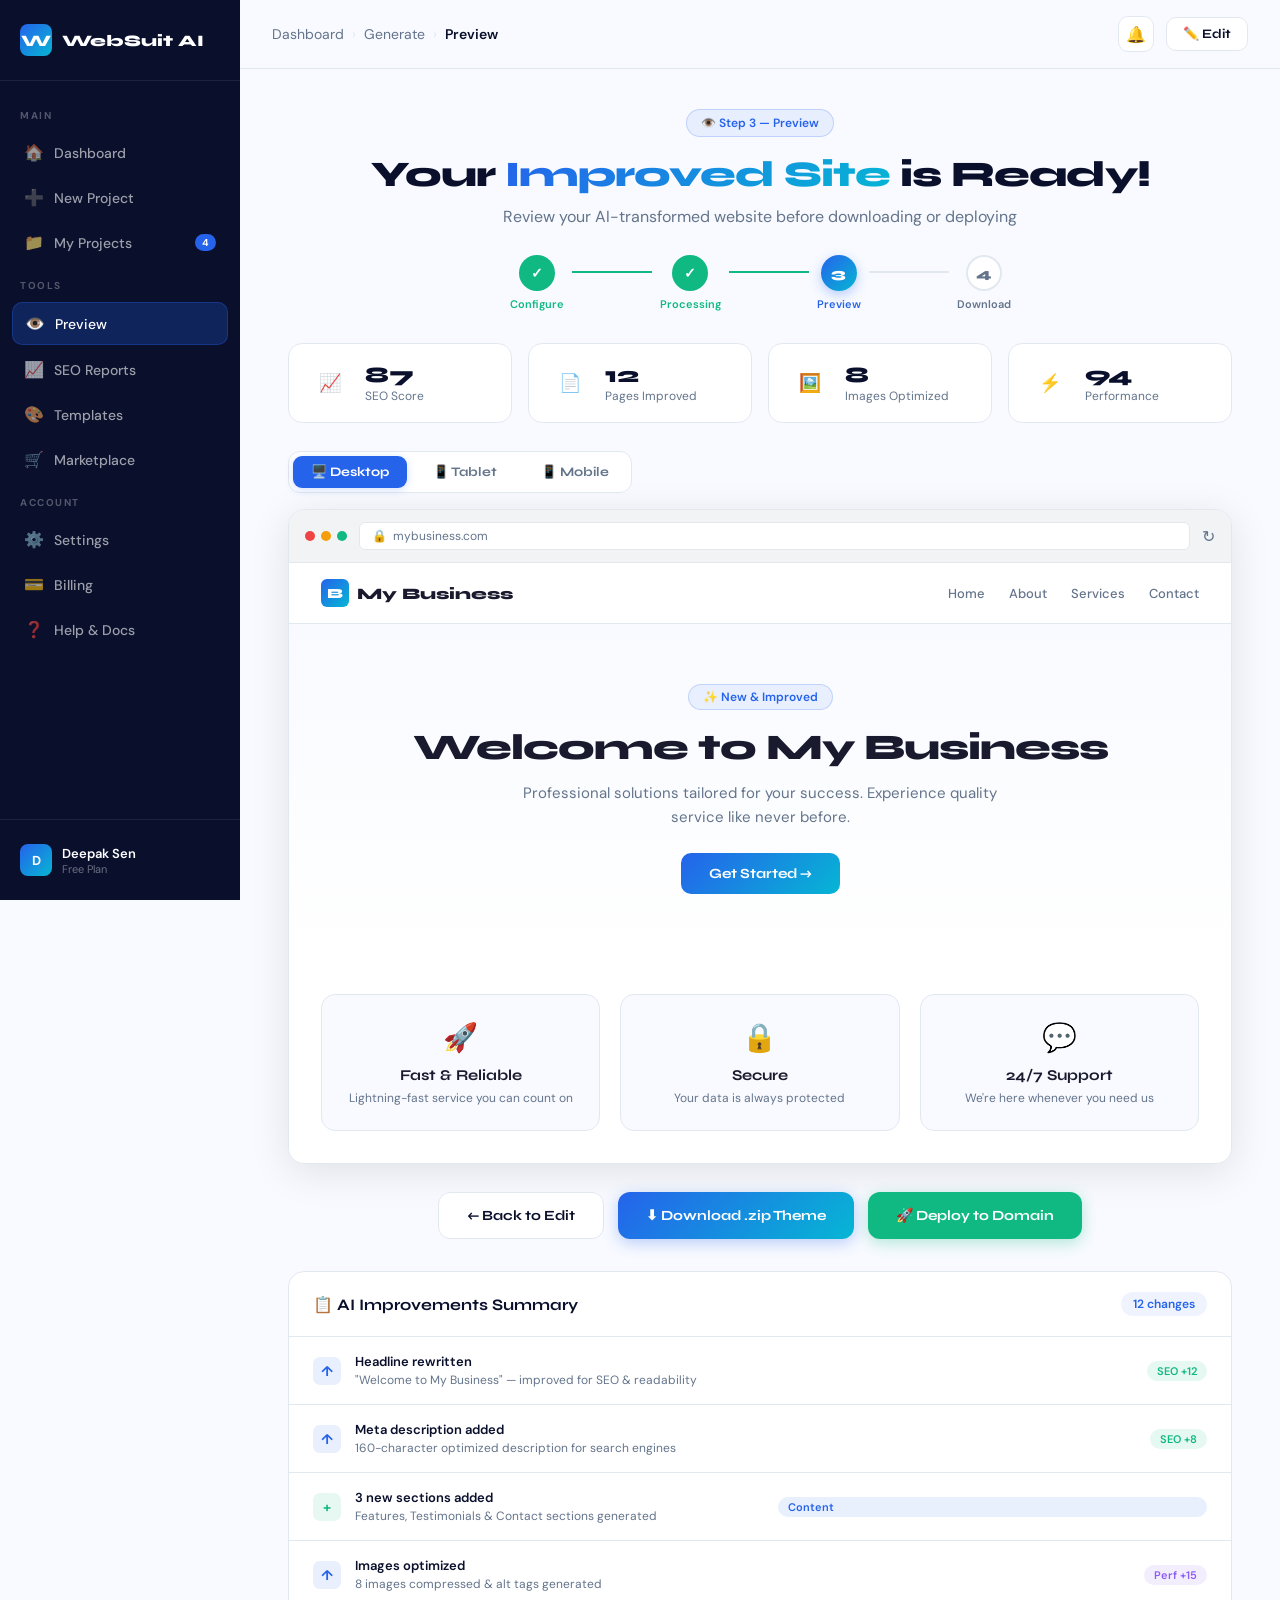
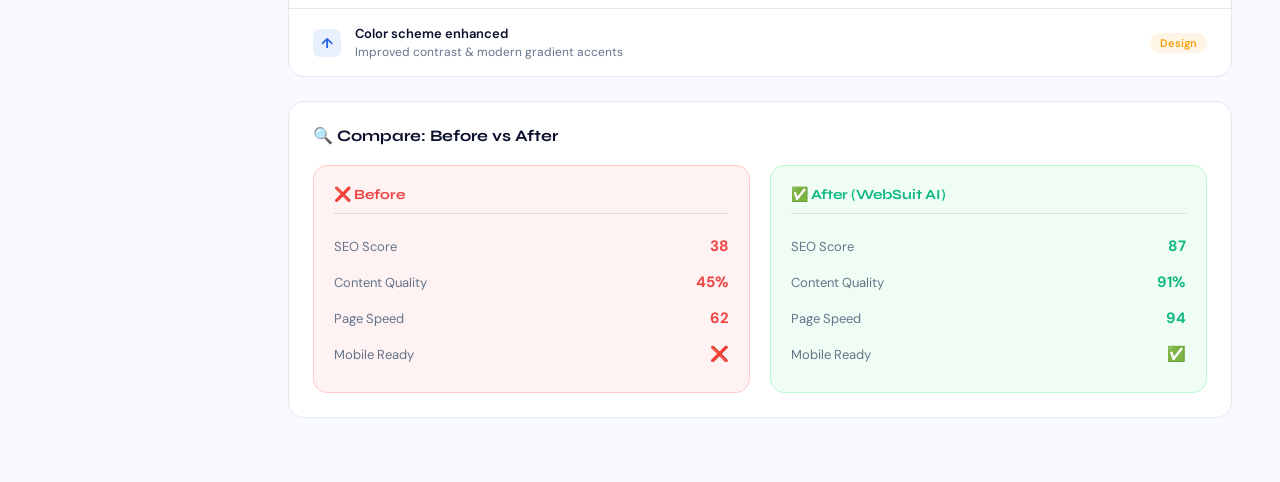
<file: public/preview.html>
<!DOCTYPE html>
<html lang="en">

<head>
  <meta charset="UTF-8">
  <meta name="viewport" content="width=device-width, initial-scale=1.0">
  <title>WebSuit AI — Preview</title>
  <link
    href="https://fonts.googleapis.com/css2?family=Syne:wght@400;600;700;800&family=DM+Sans:wght@300;400;500&display=swap"
    rel="stylesheet">
  <link rel="stylesheet" href="../static/css/base.css">
  <link rel="stylesheet" href="../static/css/preview.css">
</head>

<body>

  <!-- Overlay -->
  <div class="overlay" id="overlay" onclick="toggleSidebar()"></div>

  <!-- ══════════════════════
     SIDEBAR
══════════════════════ -->
  <aside class="sidebar" id="sidebar">
    <div class="sidebar-brand">
      <div class="brand-icon">W</div>
      <div class="brand-name">WebSuit AI</div>
    </div>

    <nav class="sidebar-nav">
      <span class="nav-section-label">Main</span>
      <a class="nav-item" href="dashboard.html">
        <span class="nav-icon">🏠</span> Dashboard
      </a>
      <a class="nav-item" href="generate.html">
        <span class="nav-icon">➕</span> New Project
      </a>
      <a class="nav-item" href="dashboard.html">
        <span class="nav-icon">📁</span> My Projects
        <span class="nav-badge">4</span>
      </a>

      <span class="nav-section-label">Tools</span>
      <a class="nav-item active" href="preview.html">
        <span class="nav-icon">👁️</span> Preview
      </a>
      <a class="nav-item" href="#">
        <span class="nav-icon">📈</span> SEO Reports
      </a>
      <a class="nav-item" href="#">
        <span class="nav-icon">🎨</span> Templates
      </a>
      <a class="nav-item" href="#">
        <span class="nav-icon">🛒</span> Marketplace
      </a>

      <span class="nav-section-label">Account</span>
      <a class="nav-item" href="#">
        <span class="nav-icon">⚙️</span> Settings
      </a>
      <a class="nav-item" href="#">
        <span class="nav-icon">💳</span> Billing
      </a>
      <a class="nav-item" href="#">
        <span class="nav-icon">❓</span> Help & Docs
      </a>
    </nav>

    <div class="sidebar-bottom">
      <div class="user-row">
        <div class="user-avatar">D</div>
        <div class="user-info">
          <div class="user-name">Deepak Sen</div>
          <div class="user-plan">Free Plan</div>
        </div>
      </div>
    </div>
  </aside>

  <!-- ══════════════════════
     MAIN
══════════════════════ -->
  <div class="main">

    <!-- Topbar -->
    <div class="topbar">
      <div class="topbar-left">
        <button class="hamburger-btn" onclick="toggleSidebar()">
          <span></span><span></span><span></span>
        </button>
        <div class="breadcrumb">
          <a class="breadcrumb-link" href="dashboard.html">Dashboard</a>
          <span class="breadcrumb-sep">›</span>
          <a class="breadcrumb-link" href="generate.html">Generate</a>
          <span class="breadcrumb-sep">›</span>
          <span class="breadcrumb-current">Preview</span>
        </div>
      </div>
      <div class="topbar-right">
        <div class="icon-btn">🔔</div>
        <button class="edit-btn" onclick="goToEditor()">
          ✏️ Edit
        </button>
      </div>
    </div>

    <!-- Content -->
    <div class="content">

      <!-- Page Header -->
      <div class="page-header">
        <div class="page-tag">👁️ Step 3 — Preview</div>
        <h1 class="page-title">Your <span>Improved Site</span> is Ready!</h1>
        <p class="page-sub">Review your AI-transformed website before downloading or deploying</p>
      </div>

      <!-- Steps Indicator -->
      <div class="steps-indicator">
        <div class="step-dot">
          <div class="step-circle done">✓</div>
          <span class="step-label done">Configure</span>
        </div>
        <div class="step-line done"></div>
        <div class="step-dot">
          <div class="step-circle done">✓</div>
          <span class="step-label done">Processing</span>
        </div>
        <div class="step-line done"></div>
        <div class="step-dot">
          <div class="step-circle active">3</div>
          <span class="step-label active">Preview</span>
        </div>
        <div class="step-line"></div>
        <div class="step-dot">
          <div class="step-circle inactive">4</div>
          <span class="step-label">Download</span>
        </div>
      </div>

      <!-- Stats Row -->
      <div class="preview-stats">
        <div class="preview-stat">
          <div class="preview-stat-icon icon-green">📈</div>
          <div class="preview-stat-info">
            <div class="preview-stat-num">87</div>
            <div class="preview-stat-label">SEO Score</div>
          </div>
        </div>
        <div class="preview-stat">
          <div class="preview-stat-icon icon-blue">📄</div>
          <div class="preview-stat-info">
            <div class="preview-stat-num">12</div>
            <div class="preview-stat-label">Pages Improved</div>
          </div>
        </div>
        <div class="preview-stat">
          <div class="preview-stat-icon icon-yellow">🖼️</div>
          <div class="preview-stat-info">
            <div class="preview-stat-num">8</div>
            <div class="preview-stat-label">Images Optimized</div>
          </div>
        </div>
        <div class="preview-stat">
          <div class="preview-stat-icon icon-purple">⚡</div>
          <div class="preview-stat-info">
            <div class="preview-stat-num">94</div>
            <div class="preview-stat-label">Performance</div>
          </div>
        </div>
      </div>

      <!-- Preview Area -->
      <div class="preview-area">

        <!-- Device Toggle -->
        <div class="device-toggle">
          <button class="device-btn active" onclick="switchDevice('desktop', this)">
            🖥️ Desktop
          </button>
          <button class="device-btn" onclick="switchDevice('tablet', this)">
            📱 Tablet
          </button>
          <button class="device-btn" onclick="switchDevice('mobile', this)">
            📱 Mobile
          </button>
        </div>

        <!-- Browser Frame -->
        <div class="browser-frame" id="browserFrame">
          <!-- Browser Bar -->
          <div class="browser-bar">
            <div class="browser-dots">
              <div class="browser-dot red"></div>
              <div class="browser-dot yellow"></div>
              <div class="browser-dot green"></div>
            </div>
            <div class="browser-url">
              <span>🔒</span>
              <span>mybusiness.com</span>
            </div>
            <div class="browser-actions">
              <span>↻</span>
            </div>
          </div>

          <!-- Preview Content -->
          <div class="preview-content">
            <!-- Mock Website Preview -->
            <div class="mock-site">
              <!-- Mock Nav -->
              <div class="mock-nav">
                <div class="mock-logo">
                  <div class="mock-logo-icon">B</div>
                  <span>My Business</span>
                </div>
                <div class="mock-nav-links">
                  <span>Home</span>
                  <span>About</span>
                  <span>Services</span>
                  <span>Contact</span>
                </div>
              </div>

              <!-- Mock Hero -->
              <div class="mock-hero">
                <div class="mock-hero-badge">✨ New & Improved</div>
                <h2>Welcome to My Business</h2>
                <p>Professional solutions tailored for your success. Experience quality service like never before.</p>
                <div class="mock-cta-btn">Get Started →</div>
              </div>

              <!-- Mock Features -->
              <div class="mock-features">
                <div class="mock-feature-card">
                  <div class="mock-feature-icon">🚀</div>
                  <h4>Fast & Reliable</h4>
                  <p>Lightning-fast service you can count on</p>
                </div>
                <div class="mock-feature-card">
                  <div class="mock-feature-icon">🔒</div>
                  <h4>Secure</h4>
                  <p>Your data is always protected</p>
                </div>
                <div class="mock-feature-card">
                  <div class="mock-feature-icon">💬</div>
                  <h4>24/7 Support</h4>
                  <p>We're here whenever you need us</p>
                </div>
              </div>

              <!-- Mock Footer -->
              <div class="mock-footer">
                <span>© 2026 My Business. All rights reserved.</span>
              </div>
            </div>
          </div>
        </div>
      </div>

      <!-- Action Buttons -->
      <div class="action-row">
        <button class="action-secondary" onclick="goBack()">
          ← Back to Edit
        </button>
        <button class="action-primary" onclick="downloadSite()">
          ⬇ Download .zip Theme
        </button>
        <button class="action-success" onclick="deploySite()">
          🚀 Deploy to Domain
        </button>
      </div>

      <!-- Changes Summary -->
      <div class="changes-card">
        <div class="changes-header">
          <div class="changes-title">📋 AI Improvements Summary</div>
          <span class="changes-badge">12 changes</span>
        </div>
        <div class="changes-list">
          <div class="change-item">
            <span class="change-icon change-improved">↑</span>
            <div class="change-text">
              <div class="change-title">Headline rewritten</div>
              <div class="change-desc">"Welcome to My Business" — improved for SEO & readability</div>
            </div>
            <span class="change-tag seo">SEO +12</span>
          </div>
          <div class="change-item">
            <span class="change-icon change-improved">↑</span>
            <div class="change-text">
              <div class="change-title">Meta description added</div>
              <div class="change-desc">160-character optimized description for search engines</div>
            </div>
            <span class="change-tag seo">SEO +8</span>
          </div>
          <div class="change-item">
            <span class="change-icon change-new">+</span>
            <div class="change-text">
              <div class="change-title">3 new sections added</div>
              <div class="change-desc">Features, Testimonials & Contact sections generated</div>
            </div>
            <span class="change-tag content">Content</span>
          </div>
          <div class="change-item">
            <span class="change-icon change-improved">↑</span>
            <div class="change-text">
              <div class="change-title">Images optimized</div>
              <div class="change-desc">8 images compressed & alt tags generated</div>
            </div>
            <span class="change-tag perf">Perf +15</span>
          </div>
          <div class="change-item">
            <span class="change-icon change-improved">↑</span>
            <div class="change-text">
              <div class="change-title">Color scheme enhanced</div>
              <div class="change-desc">Improved contrast & modern gradient accents</div>
            </div>
            <span class="change-tag design">Design</span>
          </div>
        </div>
      </div>

      <!-- Before/After Toggle -->
      <div class="compare-card">
        <div class="compare-title">🔍 Compare: Before vs After</div>
        <div class="compare-grid">
          <div class="compare-col">
            <div class="compare-label bad">❌ Before</div>
            <div class="compare-item">
              <span>SEO Score</span>
              <span class="compare-val bad">38</span>
            </div>
            <div class="compare-item">
              <span>Content Quality</span>
              <span class="compare-val bad">45%</span>
            </div>
            <div class="compare-item">
              <span>Page Speed</span>
              <span class="compare-val bad">62</span>
            </div>
            <div class="compare-item">
              <span>Mobile Ready</span>
              <span class="compare-val bad">❌</span>
            </div>
          </div>
          <div class="compare-col">
            <div class="compare-label good">✅ After (WebSuit AI)</div>
            <div class="compare-item">
              <span>SEO Score</span>
              <span class="compare-val good">87</span>
            </div>
            <div class="compare-item">
              <span>Content Quality</span>
              <span class="compare-val good">91%</span>
            </div>
            <div class="compare-item">
              <span>Page Speed</span>
              <span class="compare-val good">94</span>
            </div>
            <div class="compare-item">
              <span>Mobile Ready</span>
              <span class="compare-val good">✅</span>
            </div>
          </div>
        </div>
      </div>

    </div>
  </div>

  <script>
    function toggleSidebar() {
      document.getElementById('sidebar').classList.toggle('open');
      document.getElementById('overlay').classList.toggle('show');
    }

    function switchDevice(device, btn) {
      // Update active button
      document.querySelectorAll('.device-btn').forEach(b => b.classList.remove('active'));
      btn.classList.add('active');

      // Update frame size
      const frame = document.getElementById('browserFrame');
      frame.classList.remove('desktop', 'tablet', 'mobile');
      frame.classList.add(device);
    }

    function downloadSite() {
      if (confirm('Download the improved WordPress theme as a .zip file?')) {
        alert('✅ Download started! Your theme .zip is being generated...');
        // After download, go back to dashboard
        setTimeout(() => {
          window.location.href = 'dashboard.html';
        }, 1500);
      }
    }

    function deploySite() {
      if (confirm('Deploy the improved site to your domain? This will replace the existing site.')) {
        alert('🚀 Deployment started! Your improved site will be live in a few minutes.');
        setTimeout(() => {
          window.location.href = 'dashboard.html';
        }, 1500);
      }
    }

    function goBack() {
      window.location.href = 'generate.html';
    }

    function goToEditor() {
      alert('✏️ Opening content editor...');
      // If you have an editor page later:
      // window.location.href = 'editor.html';
    }
  </script>
</body>

</html>
</file>
<file: static/css/base.css>
/* ═══════════════════════════════════════════
   BASE.CSS — Shared styles for all pages
   ═══════════════════════════════════════════ */

:root {
    --primary: #0a0f2c;
    --accent: #2563eb;
    --accent2: #06b6d4;
    --green: #10b981;
    --yellow: #f59e0b;
    --red: #ef4444;
    --light-bg: #f8faff;
    --card-bg: #ffffff;
    --text: #0a0f2c;
    --muted: #64748b;
    --border: #e2e8f0;
    --gradient: linear-gradient(135deg, #2563eb 0%, #06b6d4 100%);
    --sidebar-width: 240px;
}

* {
    margin: 0;
    padding: 0;
    box-sizing: border-box;
}

body {
    font-family: 'DM Sans', sans-serif;
    background: var(--light-bg);
    color: var(--text);
}

/* ── BRAND / LOGO (shared by sidebar & mobile) ── */
.brand-icon,
.logo-icon {
    width: 32px;
    height: 32px;
    background: var(--gradient);
    border-radius: 8px;
    display: flex;
    align-items: center;
    justify-content: center;
    color: white;
    font-family: 'Syne', sans-serif;
    font-weight: 800;
    font-size: 16px;
    flex-shrink: 0;
}

.brand-name,
.logo {
    font-family: 'Syne', sans-serif;
    font-weight: 800;
    font-size: 16px;
    color: white;
}

/* ── SIDEBAR (shared by dashboard & generate) ── */
.sidebar {
    width: var(--sidebar-width);
    background: var(--primary);
    display: flex;
    flex-direction: column;
    position: fixed;
    top: 0;
    left: 0;
    bottom: 0;
    z-index: 50;
    transition: transform 0.3s;
}

.sidebar-brand {
    display: flex;
    align-items: center;
    gap: 10px;
    padding: 24px 20px;
    border-bottom: 1px solid rgba(255, 255, 255, 0.08);
}

.sidebar-nav {
    flex: 1;
    padding: 16px 12px;
    display: flex;
    flex-direction: column;
    gap: 4px;
    overflow-y: auto;
}

.nav-section-label {
    font-size: 10px;
    font-weight: 700;
    color: rgba(255, 255, 255, 0.3);
    letter-spacing: 1.5px;
    text-transform: uppercase;
    padding: 12px 8px 6px;
}

.nav-item {
    display: flex;
    align-items: center;
    gap: 10px;
    padding: 10px 12px;
    border-radius: 10px;
    cursor: pointer;
    transition: all 0.2s;
    text-decoration: none;
    color: rgba(255, 255, 255, 0.6);
    font-size: 14px;
    font-weight: 500;
}

.nav-item:hover {
    background: rgba(255, 255, 255, 0.07);
    color: white;
}

.nav-item.active {
    background: rgba(37, 99, 235, 0.25);
    color: white;
    border: 1px solid rgba(37, 99, 235, 0.3);
}

.nav-icon {
    font-size: 16px;
    width: 20px;
    text-align: center;
    flex-shrink: 0;
}

.nav-badge {
    margin-left: auto;
    background: var(--accent);
    color: white;
    font-size: 10px;
    font-weight: 700;
    padding: 2px 7px;
    border-radius: 100px;
}

.sidebar-bottom {
    padding: 16px 12px;
    border-top: 1px solid rgba(255, 255, 255, 0.08);
}

.user-row {
    display: flex;
    align-items: center;
    gap: 10px;
    padding: 8px;
    border-radius: 10px;
    cursor: pointer;
    transition: background 0.2s;
}

.user-row:hover {
    background: rgba(255, 255, 255, 0.07);
}

.user-avatar {
    width: 32px;
    height: 32px;
    background: var(--gradient);
    border-radius: 8px;
    display: flex;
    align-items: center;
    justify-content: center;
    font-weight: 700;
    font-size: 13px;
    color: white;
    flex-shrink: 0;
}

.user-info {
    flex: 1;
    min-width: 0;
}

.user-name {
    font-size: 13px;
    font-weight: 600;
    color: white;
    white-space: nowrap;
    overflow: hidden;
    text-overflow: ellipsis;
}

.user-plan {
    font-size: 11px;
    color: rgba(255, 255, 255, 0.4);
}

/* ── TOPBAR (shared by dashboard & generate) ── */
.main {
    margin-left: var(--sidebar-width);
    flex: 1;
    display: flex;
    flex-direction: column;
    min-height: 100vh;
}

.topbar {
    position: sticky;
    top: 0;
    z-index: 40;
    background: rgba(248, 250, 255, 0.92);
    backdrop-filter: blur(16px);
    border-bottom: 1px solid var(--border);
    padding: 16px 32px;
    display: flex;
    align-items: center;
    justify-content: space-between;
    gap: 16px;
}

.topbar-left {
    display: flex;
    align-items: center;
    gap: 16px;
}

.hamburger-btn {
    display: none;
    background: none;
    border: none;
    cursor: pointer;
    padding: 4px;
    flex-direction: column;
    gap: 4px;
}

.hamburger-btn span {
    width: 20px;
    height: 2px;
    background: var(--primary);
    border-radius: 2px;
    display: block;
}

.topbar-right {
    display: flex;
    align-items: center;
    gap: 12px;
}

.icon-btn {
    width: 36px;
    height: 36px;
    background: white;
    border: 1.5px solid var(--border);
    border-radius: 10px;
    display: flex;
    align-items: center;
    justify-content: center;
    cursor: pointer;
    font-size: 16px;
    transition: all 0.2s;
    position: relative;
}

.icon-btn:hover {
    border-color: var(--accent);
}

.notif-dot {
    position: absolute;
    top: 6px;
    right: 6px;
    width: 7px;
    height: 7px;
    background: var(--red);
    border-radius: 50%;
    border: 1.5px solid var(--light-bg);
}

/* ── OVERLAY (shared) ── */
.overlay {
    display: none;
    position: fixed;
    inset: 0;
    background: rgba(0, 0, 0, 0.5);
    z-index: 49;
}

.overlay.show {
    display: block;
}

/* ── RESPONSIVE SHARED ── */
@media (max-width: 1024px) {
    .sidebar {
        transform: translateX(-100%);
    }

    .sidebar.open {
        transform: translateX(0);
    }

    .main {
        margin-left: 0;
    }

    .hamburger-btn {
        display: flex;
    }
}

@media (max-width: 640px) {
    .topbar {
        padding: 12px 16px;
    }
}
</file>
<file: static/css/index.css>
/* ═══════════════════════════════════════════
   INDEX.CSS — Homepage styles only
   ═══════════════════════════════════════════ */

body {
    overflow-x: hidden;
}

/* ── NAVBAR ── */
nav {
    position: fixed;
    top: 0;
    left: 0;
    right: 0;
    z-index: 100;
    display: flex;
    align-items: center;
    justify-content: space-between;
    padding: 16px 64px;
    background: rgba(248, 250, 255, 0.92);
    backdrop-filter: blur(20px);
    border-bottom: 1px solid var(--border);
}

.logo {
    font-size: 22px;
    display: flex;
    align-items: center;
    gap: 8px;
    color: var(--primary);
}

.nav-links {
    display: flex;
    gap: 32px;
    list-style: none;
}

.nav-links a {
    text-decoration: none;
    color: var(--muted);
    font-size: 14px;
    font-weight: 500;
    transition: color 0.2s;
}

.nav-links a:hover {
    color: var(--accent);
}

.nav-cta {
    display: flex;
    gap: 12px;
    align-items: center;
}

.btn-ghost {
    padding: 8px 20px;
    border: 1.5px solid var(--border);
    border-radius: 8px;
    background: transparent;
    font-family: 'DM Sans', sans-serif;
    font-size: 14px;
    font-weight: 500;
    color: var(--text);
    cursor: pointer;
    transition: all 0.2s;
}

.btn-ghost:hover {
    border-color: var(--accent);
    color: var(--accent);
}

.btn-primary {
    padding: 10px 24px;
    background: var(--gradient);
    border: none;
    border-radius: 8px;
    font-family: 'DM Sans', sans-serif;
    font-size: 14px;
    font-weight: 600;
    color: white;
    cursor: pointer;
    transition: all 0.2s;
    box-shadow: 0 4px 15px rgba(37, 99, 235, 0.3);
}

.btn-primary:hover {
    transform: translateY(-1px);
}

/* Hamburger */
.hamburger {
    display: none;
    flex-direction: column;
    gap: 5px;
    cursor: pointer;
    padding: 4px;
}

.hamburger span {
    width: 24px;
    height: 2px;
    background: var(--primary);
    border-radius: 2px;
    transition: all 0.3s;
}

.mobile-menu {
    display: none;
    position: fixed;
    top: 64px;
    left: 0;
    right: 0;
    background: white;
    border-bottom: 1px solid var(--border);
    padding: 20px 24px;
    flex-direction: column;
    gap: 16px;
    z-index: 99;
    box-shadow: 0 10px 40px rgba(0, 0, 0, 0.1);
}

.mobile-menu.open {
    display: flex;
}

.mobile-menu a {
    text-decoration: none;
    color: var(--text);
    font-size: 16px;
    font-weight: 500;
    padding: 8px 0;
    border-bottom: 1px solid var(--border);
}

.mobile-menu .mobile-btns {
    display: flex;
    flex-direction: column;
    gap: 10px;
    margin-top: 8px;
}

.mobile-menu .btn-ghost,
.mobile-menu .btn-primary {
    width: 100%;
    text-align: center;
    padding: 12px;
}

/* ── HERO ── */
.hero {
    min-height: 100vh;
    display: flex;
    align-items: center;
    justify-content: center;
    padding: 120px 64px 80px;
    position: relative;
    overflow: hidden;
}

.hero-bg {
    position: absolute;
    inset: 0;
    background: radial-gradient(ellipse 800px 600px at 50% 0%, rgba(37, 99, 235, 0.08) 0%, transparent 70%), radial-gradient(ellipse 400px 400px at 80% 60%, rgba(6, 182, 212, 0.06) 0%, transparent 70%);
}

.hero-grid {
    position: absolute;
    inset: 0;
    background-image: linear-gradient(rgba(37, 99, 235, 0.04) 1px, transparent 1px), linear-gradient(90deg, rgba(37, 99, 235, 0.04) 1px, transparent 1px);
    background-size: 60px 60px;
}

.hero-content {
    position: relative;
    text-align: center;
    max-width: 860px;
    width: 100%;
}

.hero-badge {
    display: inline-flex;
    align-items: center;
    gap: 8px;
    padding: 6px 16px;
    background: rgba(37, 99, 235, 0.08);
    border: 1px solid rgba(37, 99, 235, 0.2);
    border-radius: 100px;
    font-size: 13px;
    font-weight: 500;
    color: var(--accent);
    margin-bottom: 28px;
    flex-wrap: wrap;
    justify-content: center;
}

.badge-dot {
    width: 6px;
    height: 6px;
    background: var(--green);
    border-radius: 50%;
    animation: pulse 2s infinite;
    flex-shrink: 0;
}

@keyframes pulse {
    0%,
    100% {
        opacity: 1;
        transform: scale(1);
    }

    50% {
        opacity: 0.5;
        transform: scale(1.3);
    }
}

.hero-title {
    font-family: 'Syne', sans-serif;
    font-size: 72px;
    font-weight: 800;
    line-height: 1.05;
    letter-spacing: -2px;
    margin-bottom: 24px;
}

.hero-title .highlight {
    background: var(--gradient);
    -webkit-background-clip: text;
    -webkit-text-fill-color: transparent;
    background-clip: text;
}

.hero-subtitle {
    font-size: 19px;
    color: var(--muted);
    line-height: 1.6;
    margin-bottom: 40px;
    max-width: 600px;
    margin-left: auto;
    margin-right: auto;
}

.url-bar {
    display: flex;
    align-items: center;
    background: white;
    border: 1.5px solid var(--border);
    border-radius: 14px;
    padding: 8px 8px 8px 20px;
    box-shadow: 0 8px 40px rgba(0, 0, 0, 0.08);
    max-width: 680px;
    margin: 0 auto 20px;
    transition: border-color 0.2s, box-shadow 0.2s;
    gap: 8px;
}

.url-bar:focus-within {
    border-color: var(--accent);
    box-shadow: 0 8px 40px rgba(37, 99, 235, 0.15);
}

.url-icon {
    font-size: 16px;
    color: var(--muted);
    flex-shrink: 0;
}

.url-input {
    flex: 1;
    border: none;
    outline: none;
    font-family: 'DM Sans', sans-serif;
    font-size: 15px;
    color: var(--text);
    background: transparent;
    min-width: 0;
}

.url-input::placeholder {
    color: #94a3b8;
}

.url-detect {
    display: flex;
    align-items: center;
    gap: 4px;
    padding: 4px 10px;
    background: rgba(16, 185, 129, 0.1);
    border-radius: 6px;
    font-size: 11px;
    font-weight: 600;
    color: var(--green);
    white-space: nowrap;
    flex-shrink: 0;
}

.url-btn {
    padding: 12px 20px;
    background: var(--gradient);
    border: none;
    border-radius: 10px;
    font-family: 'Syne', sans-serif;
    font-size: 14px;
    font-weight: 700;
    color: white;
    cursor: pointer;
    white-space: nowrap;
    flex-shrink: 0;
    box-shadow: 0 4px 15px rgba(37, 99, 235, 0.3);
}

.hero-note {
    font-size: 13px;
    color: var(--muted);
}

.hero-note span {
    color: var(--green);
    font-weight: 600;
}

.hero-stats {
    display: flex;
    justify-content: center;
    gap: 48px;
    margin-top: 64px;
    padding-top: 48px;
    border-top: 1px solid var(--border);
    flex-wrap: wrap;
}

.stat {
    text-align: center;
}

.stat-num {
    font-family: 'Syne', sans-serif;
    font-size: 32px;
    font-weight: 800;
    background: var(--gradient);
    -webkit-background-clip: text;
    -webkit-text-fill-color: transparent;
    background-clip: text;
}

.stat-label {
    font-size: 13px;
    color: var(--muted);
    margin-top: 4px;
}

/* ── SECTIONS ── */
section {
    padding: 100px 64px;
}

.section-tag {
    display: inline-block;
    padding: 4px 14px;
    background: rgba(37, 99, 235, 0.08);
    border-radius: 100px;
    font-size: 12px;
    font-weight: 600;
    color: var(--accent);
    letter-spacing: 1px;
    text-transform: uppercase;
    margin-bottom: 16px;
}

.section-title {
    font-family: 'Syne', sans-serif;
    font-size: 44px;
    font-weight: 800;
    line-height: 1.15;
    letter-spacing: -1px;
    margin-bottom: 16px;
}

.section-sub {
    font-size: 17px;
    color: var(--muted);
    max-width: 540px;
    line-height: 1.6;
}

/* ── HOW IT WORKS ── */
.how-it-works {
    background: white;
}

.how-header {
    text-align: center;
    margin-bottom: 64px;
}

.how-header .section-sub {
    margin: 0 auto;
}

.steps {
    display: grid;
    grid-template-columns: repeat(3, 1fr);
    gap: 24px;
    max-width: 1100px;
    margin: 0 auto;
}

.step {
    padding: 40px 32px;
    border-radius: 20px;
    background: var(--light-bg);
    border: 1px solid var(--border);
    transition: all 0.3s;
}

.step:hover {
    transform: translateY(-4px);
    box-shadow: 0 20px 60px rgba(37, 99, 235, 0.1);
    border-color: rgba(37, 99, 235, 0.3);
}

.step-num {
    width: 48px;
    height: 48px;
    background: var(--gradient);
    border-radius: 12px;
    display: flex;
    align-items: center;
    justify-content: center;
    font-family: 'Syne', sans-serif;
    font-weight: 800;
    font-size: 20px;
    color: white;
    margin-bottom: 20px;
}

.step-icon {
    font-size: 28px;
    margin-bottom: 8px;
}

.step h3 {
    font-family: 'Syne', sans-serif;
    font-size: 20px;
    font-weight: 700;
    margin-bottom: 10px;
}

.step p {
    font-size: 14px;
    color: var(--muted);
    line-height: 1.6;
}

/* ── FEATURES ── */
.features {
    background: var(--light-bg);
}

.features-grid {
    display: grid;
    grid-template-columns: 1fr 1fr;
    gap: 48px;
    max-width: 1100px;
    margin: 0 auto;
    align-items: center;
}

.features-list {
    display: flex;
    flex-direction: column;
    gap: 16px;
}

.feature-item {
    display: flex;
    gap: 16px;
    padding: 20px;
    background: white;
    border-radius: 16px;
    border: 1px solid var(--border);
    transition: all 0.3s;
}

.feature-item:hover {
    border-color: var(--accent);
    box-shadow: 0 8px 30px rgba(37, 99, 235, 0.1);
}

.feature-icon {
    width: 44px;
    height: 44px;
    background: rgba(37, 99, 235, 0.08);
    border-radius: 10px;
    display: flex;
    align-items: center;
    justify-content: center;
    font-size: 20px;
    flex-shrink: 0;
}

.feature-text h4 {
    font-family: 'Syne', sans-serif;
    font-weight: 700;
    font-size: 16px;
    margin-bottom: 4px;
}

.feature-text p {
    font-size: 13px;
    color: var(--muted);
    line-height: 1.5;
}

.features-visual {
    background: white;
    border-radius: 24px;
    border: 1px solid var(--border);
    overflow: hidden;
    box-shadow: 0 20px 60px rgba(0, 0, 0, 0.08);
    animation: float 6s ease-in-out infinite;
}

@keyframes float {
    0%,
    100% {
        transform: translateY(0px);
    }

    50% {
        transform: translateY(-12px);
    }
}

.visual-bar {
    background: var(--gradient);
    padding: 14px 20px;
    display: flex;
    align-items: center;
    gap: 8px;
}

.visual-dot {
    width: 10px;
    height: 10px;
    border-radius: 50%;
    background: rgba(255, 255, 255, 0.4);
}

.visual-title {
    color: rgba(255, 255, 255, 0.8);
    font-size: 13px;
    font-weight: 500;
    margin-left: 8px;
}

.visual-body {
    padding: 24px;
}

.analysis-item {
    display: flex;
    justify-content: space-between;
    align-items: center;
    padding: 10px 0;
    border-bottom: 1px solid var(--border);
    font-size: 13px;
    gap: 8px;
}

.analysis-item:last-child {
    border-bottom: none;
}

.analysis-label {
    color: var(--muted);
}

.analysis-value {
    font-weight: 600;
    color: var(--text);
    display: flex;
    align-items: center;
    gap: 6px;
    flex-wrap: wrap;
    justify-content: flex-end;
}

.score-bar {
    width: 60px;
    height: 6px;
    background: var(--border);
    border-radius: 10px;
    overflow: hidden;
}

.score-fill {
    height: 100%;
    background: var(--gradient);
    border-radius: 10px;
}

.badge-good {
    padding: 2px 8px;
    background: rgba(16, 185, 129, 0.1);
    color: var(--green);
    border-radius: 100px;
    font-size: 11px;
    font-weight: 600;
}

/* ── USE CASES ── */
.usecases {
    background: white;
}

.usecase-grid {
    display: grid;
    grid-template-columns: repeat(3, 1fr);
    gap: 24px;
    max-width: 1100px;
    margin: 0 auto;
}

.usecase-card {
    padding: 32px;
    background: var(--light-bg);
    border-radius: 20px;
    border: 1px solid var(--border);
    transition: all 0.3s;
}

.usecase-card:hover {
    transform: translateY(-4px);
    box-shadow: 0 20px 60px rgba(37, 99, 235, 0.08);
    border-color: rgba(37, 99, 235, 0.2);
}

.usecase-emoji {
    font-size: 36px;
    margin-bottom: 16px;
}

.usecase-card h3 {
    font-family: 'Syne', sans-serif;
    font-size: 18px;
    font-weight: 700;
    margin-bottom: 10px;
}

.usecase-card p {
    font-size: 14px;
    color: var(--muted);
    line-height: 1.6;
}

.usecase-tag {
    display: inline-block;
    margin-top: 16px;
    padding: 4px 12px;
    background: rgba(37, 99, 235, 0.08);
    border-radius: 100px;
    font-size: 12px;
    font-weight: 600;
    color: var(--accent);
}

/* ── PRICING ── */
.pricing {
    background: var(--light-bg);
}

.pricing-header {
    text-align: center;
    margin-bottom: 64px;
}

.pricing-header .section-sub {
    margin: 0 auto;
}

.pricing-grid {
    display: grid;
    grid-template-columns: repeat(4, 1fr);
    gap: 20px;
    max-width: 1100px;
    margin: 0 auto;
}

.pricing-card {
    padding: 32px 24px;
    background: white;
    border: 1.5px solid var(--border);
    border-radius: 20px;
    transition: all 0.3s;
    position: relative;
}

.pricing-card:hover {
    transform: translateY(-4px);
    box-shadow: 0 20px 60px rgba(37, 99, 235, 0.1);
}

.pricing-card.featured {
    background: var(--primary);
    border-color: var(--primary);
}

.popular-badge {
    position: absolute;
    top: -12px;
    left: 50%;
    transform: translateX(-50%);
    background: var(--gradient);
    color: white;
    font-size: 11px;
    font-weight: 700;
    padding: 4px 14px;
    border-radius: 100px;
    white-space: nowrap;
}

.plan-name {
    font-family: 'Syne', sans-serif;
    font-size: 16px;
    font-weight: 700;
    margin-bottom: 8px;
}

.featured .plan-name {
    color: white;
}

.plan-price {
    font-family: 'Syne', sans-serif;
    font-size: 32px;
    font-weight: 800;
    margin-bottom: 4px;
}

.featured .plan-price {
    color: white;
}

.plan-period {
    font-size: 13px;
    color: var(--muted);
    margin-bottom: 20px;
}

.featured .plan-period {
    color: rgba(255, 255, 255, 0.5);
}

.plan-divider {
    height: 1px;
    background: var(--border);
    margin-bottom: 20px;
}

.featured .plan-divider {
    background: rgba(255, 255, 255, 0.1);
}

.plan-features {
    list-style: none;
    display: flex;
    flex-direction: column;
    gap: 10px;
}

.plan-features li {
    display: flex;
    align-items: center;
    gap: 8px;
    font-size: 13px;
    color: var(--muted);
}

.featured .plan-features li {
    color: rgba(255, 255, 255, 0.7);
}

.check {
    color: var(--green);
    font-weight: 700;
}

.plan-btn {
    width: 100%;
    margin-top: 24px;
    padding: 12px;
    border-radius: 10px;
    font-family: 'Syne', sans-serif;
    font-size: 14px;
    font-weight: 700;
    cursor: pointer;
    transition: all 0.2s;
    border: none;
}

.plan-btn-outline {
    background: transparent;
    border: 1.5px solid var(--border);
    color: var(--text);
}

.plan-btn-outline:hover {
    border-color: var(--accent);
    color: var(--accent);
}

.plan-btn-filled {
    background: var(--gradient);
    color: white;
    box-shadow: 0 4px 15px rgba(37, 99, 235, 0.3);
}

/* ── CTA ── */
.cta {
    background: var(--primary);
    text-align: center;
    padding: 100px 64px;
    position: relative;
    overflow: hidden;
}

.cta-bg {
    position: absolute;
    inset: 0;
    background: radial-gradient(ellipse 600px 400px at 50% 50%, rgba(37, 99, 235, 0.3) 0%, transparent 70%);
}

.cta-content {
    position: relative;
}

.cta h2 {
    font-family: 'Syne', sans-serif;
    font-size: 52px;
    font-weight: 800;
    color: white;
    margin-bottom: 16px;
    letter-spacing: -1px;
}

.cta p {
    font-size: 18px;
    color: rgba(255, 255, 255, 0.6);
    margin-bottom: 40px;
}

.cta-url-bar {
    display: flex;
    max-width: 580px;
    margin: 0 auto;
    background: rgba(255, 255, 255, 0.08);
    border: 1px solid rgba(255, 255, 255, 0.2);
    border-radius: 14px;
    padding: 8px 8px 8px 20px;
    gap: 8px;
}

.cta-input {
    flex: 1;
    background: transparent;
    border: none;
    outline: none;
    font-family: 'DM Sans', sans-serif;
    font-size: 15px;
    color: white;
    min-width: 0;
}

.cta-input::placeholder {
    color: rgba(255, 255, 255, 0.4);
}

.cta-btn {
    padding: 12px 24px;
    background: white;
    border: none;
    border-radius: 10px;
    font-family: 'Syne', sans-serif;
    font-size: 14px;
    font-weight: 700;
    color: var(--accent);
    cursor: pointer;
    white-space: nowrap;
    flex-shrink: 0;
}

/* ── FOOTER ── */
footer {
    background: var(--primary);
    border-top: 1px solid rgba(255, 255, 255, 0.08);
    padding: 48px 64px 32px;
    color: rgba(255, 255, 255, 0.5);
    font-size: 14px;
}

.footer-top {
    display: flex;
    justify-content: space-between;
    align-items: flex-start;
    margin-bottom: 40px;
    flex-wrap: wrap;
    gap: 40px;
}

.footer-logo {
    font-family: 'Syne', sans-serif;
    font-weight: 800;
    font-size: 20px;
    color: white;
    margin-bottom: 10px;
}

.footer-desc {
    font-size: 13px;
    max-width: 280px;
    line-height: 1.6;
}

.footer-links {
    display: flex;
    gap: 48px;
    flex-wrap: wrap;
}

.footer-col h4 {
    font-weight: 600;
    color: white;
    font-size: 13px;
    margin-bottom: 16px;
}

.footer-col ul {
    list-style: none;
    display: flex;
    flex-direction: column;
    gap: 10px;
}

.footer-col a {
    color: rgba(255, 255, 255, 0.5);
    text-decoration: none;
    font-size: 13px;
    transition: color 0.2s;
}

.footer-col a:hover {
    color: white;
}

.footer-bottom {
    display: flex;
    justify-content: space-between;
    align-items: center;
    padding-top: 24px;
    border-top: 1px solid rgba(255, 255, 255, 0.08);
    font-size: 12px;
    flex-wrap: wrap;
    gap: 12px;
}

/* ── INDEX RESPONSIVE ── */
@media (max-width: 1024px) {
    nav {
        padding: 16px 32px;
    }

    .nav-links {
        display: none;
    }

    .nav-cta {
        display: none;
    }

    .hamburger {
        display: flex;
    }

    .hero {
        padding: 100px 32px 60px;
    }

    .hero-title {
        font-size: 52px;
        letter-spacing: -1px;
    }

    .hero-subtitle {
        font-size: 17px;
    }

    .url-bar {
        flex-wrap: wrap;
        padding: 12px 16px;
        gap: 10px;
    }

    .url-detect {
        display: none;
    }

    .hero-stats {
        gap: 28px;
    }

    section {
        padding: 70px 32px;
    }

    .section-title {
        font-size: 36px;
    }

    .steps {
        grid-template-columns: 1fr;
        gap: 16px;
    }

    .step {
        padding: 28px 24px;
    }

    .features-grid {
        grid-template-columns: 1fr;
        gap: 40px;
    }

    .features-visual {
        animation: none;
    }

    .usecase-grid {
        grid-template-columns: 1fr 1fr;
    }

    .pricing-grid {
        grid-template-columns: 1fr 1fr;
        gap: 16px;
    }

    .pricing-card.featured {
        transform: none;
    }

    .cta {
        padding: 70px 32px;
    }

    .cta h2 {
        font-size: 38px;
    }

    .cta-url-bar {
        flex-direction: column;
        padding: 16px;
    }

    .cta-input {
        text-align: center;
    }

    .cta-btn {
        width: 100%;
    }

    footer {
        padding: 48px 32px 32px;
    }
}

@media (max-width: 640px) {
    nav {
        padding: 14px 20px;
    }

    .logo {
        font-size: 18px;
    }

    .hero {
        padding: 90px 20px 50px;
        min-height: auto;
    }

    .hero-badge {
        font-size: 11px;
        padding: 5px 12px;
        gap: 6px;
    }

    .hero-title {
        font-size: 36px;
        letter-spacing: -1px;
        margin-bottom: 16px;
    }

    .hero-subtitle {
        font-size: 15px;
        margin-bottom: 28px;
    }

    .url-bar {
        flex-direction: column;
        padding: 14px 16px;
        border-radius: 16px;
    }

    .url-input {
        font-size: 14px;
        width: 100%;
        text-align: center;
    }

    .url-btn {
        width: 100%;
        padding: 14px;
        font-size: 15px;
        border-radius: 10px;
    }

    .url-icon {
        display: none;
    }

    .hero-note {
        font-size: 12px;
        padding: 0 16px;
    }

    .hero-stats {
        gap: 20px;
        margin-top: 40px;
        padding-top: 32px;
    }

    .stat-num {
        font-size: 24px;
    }

    .stat-label {
        font-size: 11px;
    }

    section {
        padding: 56px 20px;
    }

    .section-title {
        font-size: 28px;
    }

    .section-sub {
        font-size: 15px;
    }

    .step {
        padding: 24px 20px;
    }

    .step h3 {
        font-size: 18px;
    }

    .feature-item {
        padding: 16px;
    }

    .feature-text h4 {
        font-size: 15px;
    }

    .usecase-grid {
        grid-template-columns: 1fr;
    }

    .usecase-card {
        padding: 24px 20px;
    }

    .pricing-grid {
        grid-template-columns: 1fr;
    }

    .pricing-card {
        padding: 28px 20px;
    }

    .pricing-card.featured {
        transform: none;
    }

    .cta {
        padding: 56px 20px;
    }

    .cta h2 {
        font-size: 28px;
    }

    .cta p {
        font-size: 15px;
    }

    footer {
        padding: 40px 20px 24px;
    }

    .footer-top {
        flex-direction: column;
        gap: 32px;
    }

    .footer-links {
        gap: 32px;
    }

    .footer-bottom {
        flex-direction: column;
        text-align: center;
    }
}
</file>
<file: static/css/dashboard.css>
/* ═══════════════════════════════════════════
   DASHBOARD.CSS — Dashboard page styles
   ═══════════════════════════════════════════ */

body {
    display: flex;
    flex-direction: column;
    min-height: 100vh;
    background: var(--light-bg);
}

/* ── SIDEBAR (Slide-out) ── */
.sidebar {
    width: 280px;
    background: var(--primary);
    display: flex;
    flex-direction: column;
    position: fixed;
    top: 0;
    left: 0;
    bottom: 0;
    z-index: 100;
    transform: translateX(-100%);
    transition: transform 0.3s ease;
}

.sidebar.open {
    transform: translateX(0);
}

.sidebar-header {
    display: flex;
    align-items: center;
    justify-content: space-between;
    padding: 20px;
    border-bottom: 1px solid rgba(255, 255, 255, 0.08);
}

.sidebar-brand {
    display: flex;
    align-items: center;
    gap: 10px;
}

.sidebar-close {
    background: rgba(255, 255, 255, 0.1);
    border: none;
    color: white;
    width: 28px;
    height: 28px;
    border-radius: 6px;
    cursor: pointer;
    font-size: 14px;
    display: flex;
    align-items: center;
    justify-content: center;
    transition: background 0.2s;
}

.sidebar-close:hover {
    background: rgba(255, 255, 255, 0.2);
}

.sidebar-nav {
    flex: 1;
    padding: 16px 12px;
    display: flex;
    flex-direction: column;
    gap: 4px;
    overflow-y: auto;
}

.sidebar-bottom {
    padding: 16px 12px;
    border-top: 1px solid rgba(255, 255, 255, 0.08);
}

.plan-badge {
    background: rgba(37, 99, 235, 0.15);
    border: 1px solid rgba(37, 99, 235, 0.3);
    border-radius: 10px;
    padding: 12px;
    margin-bottom: 12px;
}

.plan-label {
    font-size: 10px;
    color: rgba(255, 255, 255, 0.4);
    text-transform: uppercase;
    letter-spacing: 1px;
}

.plan-name {
    font-size: 14px;
    font-weight: 700;
    color: white;
    margin: 2px 0;
}

.plan-bar {
    height: 4px;
    background: rgba(255, 255, 255, 0.1);
    border-radius: 10px;
    margin: 8px 0 4px;
}

.plan-fill {
    height: 100%;
    background: var(--gradient);
    border-radius: 10px;
    width: 40%;
}

.plan-usage {
    font-size: 11px;
    color: rgba(255, 255, 255, 0.4);
}

.upgrade-btn {
    width: 100%;
    padding: 9px;
    background: var(--gradient);
    border: none;
    border-radius: 8px;
    font-family: 'Syne', sans-serif;
    font-size: 12px;
    font-weight: 700;
    color: white;
    cursor: pointer;
    margin-bottom: 12px;
}

/* ── TOP NAVBAR ── */
.topnav {
    position: sticky;
    top: 0;
    z-index: 50;
    background: rgba(248, 250, 255, 0.95);
    backdrop-filter: blur(20px);
    border-bottom: 1px solid var(--border);
    padding: 0 32px;
    display: flex;
    align-items: center;
    justify-content: space-between;
    height: 64px;
    gap: 16px;
}

.topnav-left {
    display: flex;
    align-items: center;
    gap: 16px;
}

.topnav-logo {
    display: flex;
    align-items: center;
    gap: 10px;
}

.topnav-brand-name {
    font-family: 'Syne', sans-serif;
    font-weight: 800;
    font-size: 16px;
    color: var(--primary);
}

.topnav-center {
    display: flex;
    align-items: center;
    gap: 4px;
}

.topnav-link {
    padding: 8px 16px;
    border-radius: 8px;
    text-decoration: none;
    font-size: 14px;
    font-weight: 500;
    color: var(--muted);
    transition: all 0.2s;
}

.topnav-link:hover {
    color: var(--accent);
    background: rgba(37, 99, 235, 0.04);
}

.topnav-link.active {
    color: var(--accent);
    background: rgba(37, 99, 235, 0.08);
    font-weight: 600;
}

.topnav-right {
    display: flex;
    align-items: center;
    gap: 12px;
}

.hamburger-btn {
    display: none;
    background: none;
    border: none;
    cursor: pointer;
    padding: 4px;
    flex-direction: column;
    gap: 4px;
}

.hamburger-btn span {
    width: 20px;
    height: 2px;
    background: var(--primary);
    border-radius: 2px;
    display: block;
}

.search-bar {
    display: flex;
    align-items: center;
    gap: 8px;
    background: white;
    border: 1.5px solid var(--border);
    border-radius: 10px;
    padding: 8px 14px;
    width: 240px;
    transition: border-color 0.2s;
}

.search-bar:focus-within {
    border-color: var(--accent);
}

.search-bar input {
    border: none;
    outline: none;
    font-family: 'DM Sans', sans-serif;
    font-size: 13px;
    color: var(--text);
    background: transparent;
    width: 100%;
}

.search-bar input::placeholder {
    color: #94a3b8;
}

.new-project-btn {
    padding: 9px 18px;
    background: var(--gradient);
    border: none;
    border-radius: 10px;
    font-family: 'Syne', sans-serif;
    font-size: 13px;
    font-weight: 700;
    color: white;
    cursor: pointer;
    display: flex;
    align-items: center;
    gap: 6px;
    box-shadow: 0 4px 12px rgba(37, 99, 235, 0.3);
    white-space: nowrap;
}

/* ── MAIN ── */
.main {
    flex: 1;
    display: flex;
    flex-direction: column;
}

/* ── CONTENT ── */
.content {
    padding: 32px;
    flex: 1;
    max-width: 1200px;
    margin: 0 auto;
    width: 100%;
}

/* Welcome */
.welcome-row {
    display: flex;
    justify-content: space-between;
    align-items: flex-start;
    margin-bottom: 32px;
    flex-wrap: wrap;
    gap: 16px;
}

.welcome-title {
    font-family: 'Syne', sans-serif;
    font-size: 26px;
    font-weight: 800;
    margin-bottom: 4px;
}

.welcome-sub {
    font-size: 14px;
    color: var(--muted);
}

/* Stats cards */
.stats-grid {
    display: grid;
    grid-template-columns: repeat(4, 1fr);
    gap: 20px;
    margin-bottom: 32px;
}

.stat-card {
    background: white;
    border: 1px solid var(--border);
    border-radius: 16px;
    padding: 24px;
    transition: all 0.2s;
}

.stat-card:hover {
    box-shadow: 0 8px 30px rgba(0, 0, 0, 0.06);
    transform: translateY(-2px);
}

.stat-card-top {
    display: flex;
    justify-content: space-between;
    align-items: flex-start;
    margin-bottom: 16px;
}

.stat-card-icon {
    width: 40px;
    height: 40px;
    border-radius: 10px;
    display: flex;
    align-items: center;
    justify-content: center;
    font-size: 18px;
}

.icon-blue {
    background: rgba(37, 99, 235, 0.1);
}

.icon-green {
    background: rgba(16, 185, 129, 0.1);
}

.icon-yellow {
    background: rgba(245, 158, 11, 0.1);
}

.icon-purple {
    background: rgba(139, 92, 246, 0.1);
}

.stat-change {
    font-size: 12px;
    font-weight: 600;
    padding: 3px 8px;
    border-radius: 100px;
}

.change-up {
    background: rgba(16, 185, 129, 0.1);
    color: var(--green);
}

.change-down {
    background: rgba(239, 68, 68, 0.1);
    color: var(--red);
}

.stat-card-num {
    font-family: 'Syne', sans-serif;
    font-size: 32px;
    font-weight: 800;
    margin-bottom: 4px;
}

.stat-card-label {
    font-size: 13px;
    color: var(--muted);
}

/* Quick action */
.quick-action {
    background: var(--primary);
    border-radius: 20px;
    padding: 28px 32px;
    margin-bottom: 32px;
    display: flex;
    align-items: center;
    justify-content: space-between;
    gap: 24px;
    position: relative;
    overflow: hidden;
    flex-wrap: wrap;
}

.qa-bg {
    position: absolute;
    inset: 0;
    background: radial-gradient(ellipse 400px 300px at 80% 50%, rgba(37, 99, 235, 0.4) 0%, transparent 70%);
}

.qa-content {
    position: relative;
    z-index: 1;
}

.qa-title {
    font-family: 'Syne', sans-serif;
    font-size: 20px;
    font-weight: 800;
    color: white;
    margin-bottom: 8px;
}

.qa-sub {
    font-size: 14px;
    color: rgba(255, 255, 255, 0.5);
    max-width: 400px;
}

.qa-input-row {
    position: relative;
    z-index: 1;
    display: flex;
    gap: 10px;
    align-items: center;
    flex-wrap: wrap;
}

.qa-input {
    padding: 11px 18px;
    background: rgba(255, 255, 255, 0.08);
    border: 1px solid rgba(255, 255, 255, 0.15);
    border-radius: 10px;
    font-family: 'DM Sans', sans-serif;
    font-size: 14px;
    color: white;
    outline: none;
    width: 320px;
    max-width: 100%;
}

.qa-input::placeholder {
    color: rgba(255, 255, 255, 0.35);
}

.qa-btn {
    padding: 11px 22px;
    background: white;
    border: none;
    border-radius: 10px;
    font-family: 'Syne', sans-serif;
    font-size: 13px;
    font-weight: 700;
    color: var(--accent);
    cursor: pointer;
    white-space: nowrap;
}

/* Two column layout */
.two-col {
    display: grid;
    grid-template-columns: 1fr 360px;
    gap: 24px;
}

/* Card */
.card {
    background: white;
    border: 1px solid var(--border);
    border-radius: 16px;
    overflow: hidden;
}

.card-header {
    padding: 20px 24px;
    border-bottom: 1px solid var(--border);
    display: flex;
    justify-content: space-between;
    align-items: center;
    flex-wrap: wrap;
    gap: 12px;
}

.card-title {
    font-family: 'Syne', sans-serif;
    font-size: 16px;
    font-weight: 700;
}

.card-actions {
    display: flex;
    gap: 8px;
    align-items: center;
}

.filter-btn {
    padding: 6px 14px;
    border: 1.5px solid var(--border);
    border-radius: 8px;
    background: transparent;
    font-family: 'DM Sans', sans-serif;
    font-size: 12px;
    font-weight: 500;
    color: var(--muted);
    cursor: pointer;
    transition: all 0.2s;
}

.filter-btn.active,
.filter-btn:hover {
    border-color: var(--accent);
    color: var(--accent);
    background: rgba(37, 99, 235, 0.04);
}

/* Table */
table {
    width: 100%;
    border-collapse: collapse;
}

th {
    text-align: left;
    padding: 12px 24px;
    font-size: 11px;
    font-weight: 700;
    color: var(--muted);
    letter-spacing: 0.5px;
    text-transform: uppercase;
    background: var(--light-bg);
    border-bottom: 1px solid var(--border);
}

td {
    padding: 16px 24px;
    font-size: 14px;
    border-bottom: 1px solid var(--border);
    vertical-align: middle;
}

tr:last-child td {
    border-bottom: none;
}

tr:hover td {
    background: rgba(37, 99, 235, 0.02);
}

.project-name {
    font-weight: 600;
    color: var(--text);
    margin-bottom: 3px;
}

.project-url {
    font-size: 12px;
    color: var(--muted);
}

.status-badge {
    display: inline-flex;
    align-items: center;
    gap: 5px;
    padding: 4px 10px;
    border-radius: 100px;
    font-size: 11px;
    font-weight: 600;
}

.status-done {
    background: rgba(16, 185, 129, 0.1);
    color: var(--green);
}

.status-processing {
    background: rgba(37, 99, 235, 0.1);
    color: var(--accent);
}

.status-pending {
    background: rgba(245, 158, 11, 0.1);
    color: var(--yellow);
}

.status-failed {
    background: rgba(239, 68, 68, 0.1);
    color: var(--red);
}

.status-dot {
    width: 6px;
    height: 6px;
    border-radius: 50%;
    background: currentColor;
}

.seo-score {
    display: flex;
    align-items: center;
    gap: 8px;
    font-weight: 600;
    font-size: 13px;
}

.seo-bar {
    width: 50px;
    height: 5px;
    background: var(--border);
    border-radius: 10px;
    overflow: hidden;
}

.seo-fill {
    height: 100%;
    border-radius: 10px;
    background: var(--gradient);
}

.action-btns {
    display: flex;
    gap: 6px;
}

.action-btn {
    padding: 5px 12px;
    border-radius: 7px;
    font-size: 12px;
    font-weight: 600;
    cursor: pointer;
    border: none;
    transition: all 0.2s;
}

.btn-preview {
    background: rgba(37, 99, 235, 0.08);
    color: var(--accent);
}

.btn-preview:hover {
    background: rgba(37, 99, 235, 0.15);
}

.btn-download {
    background: rgba(16, 185, 129, 0.08);
    color: var(--green);
}

.btn-download:hover {
    background: rgba(16, 185, 129, 0.15);
}

.btn-delete {
    background: rgba(239, 68, 68, 0.08);
    color: var(--red);
}

.btn-delete:hover {
    background: rgba(239, 68, 68, 0.15);
}

/* Right column */
.right-col {
    display: flex;
    flex-direction: column;
    gap: 24px;
}

/* Usage card */
.usage-item {
    display: flex;
    justify-content: space-between;
    align-items: center;
    padding: 14px 24px;
    border-bottom: 1px solid var(--border);
    font-size: 13px;
}

.usage-item:last-child {
    border-bottom: none;
}

.usage-label {
    color: var(--muted);
}

.usage-value {
    font-weight: 700;
}

.usage-bar-wrap {
    padding: 0 24px 16px;
}

.usage-bar {
    height: 6px;
    background: var(--border);
    border-radius: 10px;
    overflow: hidden;
    margin-top: 8px;
}

.usage-fill {
    height: 100%;
    background: var(--gradient);
    border-radius: 10px;
}

/* Activity feed */
.activity-item {
    display: flex;
    gap: 12px;
    padding: 14px 24px;
    border-bottom: 1px solid var(--border);
    font-size: 13px;
}

.activity-item:last-child {
    border-bottom: none;
}

.activity-icon {
    width: 32px;
    height: 32px;
    border-radius: 8px;
    display: flex;
    align-items: center;
    justify-content: center;
    font-size: 14px;
    flex-shrink: 0;
}

.activity-text {
    flex: 1;
}

.activity-title {
    font-weight: 600;
    color: var(--text);
    margin-bottom: 2px;
}

.activity-time {
    color: var(--muted);
    font-size: 11px;
}

/* Overlay */
.overlay {
    display: none;
    position: fixed;
    inset: 0;
    background: rgba(0, 0, 0, 0.5);
    z-index: 99;
}

.overlay.show {
    display: block;
}

/* ── DASHBOARD RESPONSIVE ── */
@media (max-width: 1200px) {
    .two-col {
        grid-template-columns: 1fr;
    }

    .stats-grid {
        grid-template-columns: repeat(2, 1fr);
    }

    .topnav-center {
        display: none;
    }
}

@media (max-width: 768px) {
    .topnav {
        padding: 0 16px;
    }

    .hamburger-btn {
        display: flex;
    }

    .topnav-center {
        display: none;
    }

    .topnav-brand-name {
        display: none;
    }

    .search-bar {
        display: none;
    }

    .content {
        padding: 20px 16px;
    }

    .stats-grid {
        grid-template-columns: 1fr 1fr;
        gap: 12px;
    }

    .stat-card {
        padding: 16px;
    }

    .stat-card-num {
        font-size: 24px;
    }

    .quick-action {
        padding: 20px;
    }

    .qa-input {
        width: 100%;
    }

    .qa-btn {
        width: 100%;
        text-align: center;
    }

    .two-col {
        grid-template-columns: 1fr;
    }

    th,
    td {
        padding: 12px 16px;
    }

    .action-btns {
        flex-wrap: wrap;
    }

    .welcome-title {
        font-size: 20px;
    }

    .hide-mobile {
        display: none;
    }
}
</file>
<file: static/css/generate.css>
/* ═══════════════════════════════════════════
   GENERATE.CSS — Generate page styles only
   ═══════════════════════════════════════════ */

body {
    display: flex;
    min-height: 100vh;
}

/* ── TOPBAR EXTRAS ── */
.breadcrumb {
    display: flex;
    align-items: center;
    gap: 8px;
    font-size: 14px;
}

.breadcrumb-link {
    color: var(--muted);
    text-decoration: none;
}

.breadcrumb-link:hover {
    color: var(--accent);
}

.breadcrumb-sep {
    color: var(--border);
}

.breadcrumb-current {
    font-weight: 600;
    color: var(--text);
}

/* ── CONTENT ── */
.content {
    padding: 40px 48px;
    flex: 1;
    max-width: 900px;
    margin: 0 auto;
    width: 100%;
}

/* Page header */
.page-header {
    text-align: center;
    margin-bottom: 40px;
}

.page-tag {
    display: inline-flex;
    align-items: center;
    gap: 6px;
    padding: 5px 14px;
    background: rgba(37, 99, 235, 0.08);
    border: 1px solid rgba(37, 99, 235, 0.2);
    border-radius: 100px;
    font-size: 12px;
    font-weight: 600;
    color: var(--accent);
    margin-bottom: 16px;
}

.page-title {
    font-family: 'Syne', sans-serif;
    font-size: 36px;
    font-weight: 800;
    letter-spacing: -1px;
    margin-bottom: 10px;
}

.page-title span {
    background: var(--gradient);
    -webkit-background-clip: text;
    -webkit-text-fill-color: transparent;
    background-clip: text;
}

.page-sub {
    font-size: 16px;
    color: var(--muted);
}

/* Steps indicator */
.steps-indicator {
    display: flex;
    align-items: center;
    justify-content: center;
    gap: 0;
    margin-bottom: 40px;
}

.step-dot {
    display: flex;
    flex-direction: column;
    align-items: center;
    gap: 6px;
    position: relative;
}

.step-circle {
    width: 36px;
    height: 36px;
    border-radius: 50%;
    display: flex;
    align-items: center;
    justify-content: center;
    font-family: 'Syne', sans-serif;
    font-weight: 800;
    font-size: 14px;
    transition: all 0.3s;
}

.step-circle.active {
    background: var(--gradient);
    color: white;
    box-shadow: 0 4px 12px rgba(37, 99, 235, 0.3);
}

.step-circle.done {
    background: var(--green);
    color: white;
}

.step-circle.inactive {
    background: white;
    color: var(--muted);
    border: 2px solid var(--border);
}

.step-label {
    font-size: 11px;
    font-weight: 600;
    color: var(--muted);
    white-space: nowrap;
}

.step-label.active {
    color: var(--accent);
}

.step-label.done {
    color: var(--green);
}

.step-line {
    width: 80px;
    height: 2px;
    background: var(--border);
    margin: 0 8px;
    margin-bottom: 22px;
    transition: background 0.3s;
}

.step-line.done {
    background: var(--green);
}

/* Main card */
.generate-card {
    background: white;
    border: 1px solid var(--border);
    border-radius: 24px;
    overflow: hidden;
    box-shadow: 0 4px 24px rgba(0, 0, 0, 0.06);
    margin-bottom: 24px;
}

.card-top {
    background: var(--primary);
    padding: 28px 36px;
    position: relative;
    overflow: hidden;
}

.card-top-bg {
    position: absolute;
    inset: 0;
    background: radial-gradient(ellipse 400px 300px at 80% 50%, rgba(37, 99, 235, 0.4) 0%, transparent 70%);
}

.card-top-content {
    position: relative;
    z-index: 1;
}

.card-top-title {
    font-family: 'Syne', sans-serif;
    font-size: 20px;
    font-weight: 800;
    color: white;
    margin-bottom: 6px;
}

.card-top-sub {
    font-size: 14px;
    color: rgba(255, 255, 255, 0.5);
}

.card-body {
    padding: 36px;
}

/* URL Input */
.url-section {
    margin-bottom: 32px;
}

.input-label {
    display: flex;
    align-items: center;
    gap: 8px;
    font-size: 14px;
    font-weight: 700;
    margin-bottom: 10px;
    color: var(--text);
}

.required-badge {
    font-size: 10px;
    padding: 2px 8px;
    background: rgba(239, 68, 68, 0.1);
    color: var(--red);
    border-radius: 100px;
    font-weight: 600;
}

.url-input-wrap {
    display: flex;
    gap: 12px;
    align-items: stretch;
}

.url-field {
    flex: 1;
    position: relative;
}

.url-prefix {
    position: absolute;
    left: 14px;
    top: 50%;
    transform: translateY(-50%);
    font-size: 14px;
    color: var(--muted);
    font-weight: 500;
    pointer-events: none;
}

.url-field input {
    width: 100%;
    padding: 14px 14px 14px 44px;
    border: 2px solid var(--border);
    border-radius: 12px;
    font-family: 'DM Sans', sans-serif;
    font-size: 15px;
    color: var(--text);
    outline: none;
    transition: all 0.2s;
    background: var(--light-bg);
}

.url-field input:focus {
    border-color: var(--accent);
    background: white;
    box-shadow: 0 0 0 4px rgba(37, 99, 235, 0.08);
}

.url-field input.valid {
    border-color: var(--green);
    background: white;
}

.url-field input.invalid {
    border-color: var(--red);
    background: white;
}

.url-status {
    position: absolute;
    right: 14px;
    top: 50%;
    transform: translateY(-50%);
    font-size: 13px;
    font-weight: 600;
    display: none;
}

.status-checking {
    color: var(--yellow);
}

.status-valid {
    color: var(--green);
}

.status-invalid {
    color: var(--red);
}

.detect-btn {
    padding: 14px 24px;
    background: var(--light-bg);
    border: 2px solid var(--border);
    border-radius: 12px;
    font-family: 'Syne', sans-serif;
    font-size: 13px;
    font-weight: 700;
    color: var(--text);
    cursor: pointer;
    transition: all 0.2s;
    white-space: nowrap;
    display: flex;
    align-items: center;
    gap: 6px;
}

.detect-btn:hover {
    border-color: var(--accent);
    color: var(--accent);
    background: rgba(37, 99, 235, 0.04);
}

/* Detection result */
.detection-result {
    display: none;
    margin-top: 12px;
    padding: 14px 18px;
    border-radius: 12px;
    font-size: 13px;
    font-weight: 600;
    align-items: center;
    gap: 10px;
}

.detect-success {
    background: rgba(16, 185, 129, 0.08);
    border: 1px solid rgba(16, 185, 129, 0.2);
    color: var(--green);
}

.detect-fail {
    background: rgba(239, 68, 68, 0.08);
    border: 1px solid rgba(239, 68, 68, 0.2);
    color: var(--red);
}

.detect-icon {
    font-size: 18px;
}

.detect-info {
    flex: 1;
}

.detect-title {
    font-weight: 700;
    margin-bottom: 2px;
}

.detect-sub {
    font-size: 12px;
    opacity: 0.7;
    font-weight: 400;
}

/* Options section */
.options-section {
    border-top: 1px solid var(--border);
    padding-top: 28px;
    margin-bottom: 28px;
}

.options-title {
    font-family: 'Syne', sans-serif;
    font-size: 16px;
    font-weight: 700;
    margin-bottom: 20px;
    display: flex;
    align-items: center;
    gap: 8px;
}

.options-grid {
    display: grid;
    grid-template-columns: repeat(3, 1fr);
    gap: 14px;
    margin-bottom: 20px;
}

.option-card {
    padding: 18px;
    border: 2px solid var(--border);
    border-radius: 14px;
    cursor: pointer;
    transition: all 0.2s;
    background: var(--light-bg);
}

.option-card:hover {
    border-color: var(--accent);
    background: rgba(37, 99, 235, 0.02);
}

.option-card.selected {
    border-color: var(--accent);
    background: rgba(37, 99, 235, 0.05);
}

.option-icon {
    font-size: 24px;
    margin-bottom: 8px;
}

.option-name {
    font-family: 'Syne', sans-serif;
    font-size: 13px;
    font-weight: 700;
    margin-bottom: 4px;
}

.option-desc {
    font-size: 12px;
    color: var(--muted);
    line-height: 1.4;
}

.option-check {
    width: 18px;
    height: 18px;
    border-radius: 50%;
    border: 2px solid var(--border);
    margin-bottom: 10px;
    display: flex;
    align-items: center;
    justify-content: center;
    font-size: 10px;
    transition: all 0.2s;
}

.option-card.selected .option-check {
    background: var(--accent);
    border-color: var(--accent);
    color: white;
}

/* Feature toggles */
.toggles-grid {
    display: grid;
    grid-template-columns: 1fr 1fr;
    gap: 12px;
}

.toggle-item {
    display: flex;
    align-items: center;
    justify-content: space-between;
    padding: 14px 18px;
    background: var(--light-bg);
    border: 1.5px solid var(--border);
    border-radius: 12px;
    gap: 12px;
}

.toggle-left {
    display: flex;
    align-items: center;
    gap: 10px;
}

.toggle-icon {
    font-size: 18px;
}

.toggle-name {
    font-size: 13px;
    font-weight: 600;
}

.toggle-desc {
    font-size: 11px;
    color: var(--muted);
}

.toggle-switch {
    position: relative;
    width: 40px;
    height: 22px;
    flex-shrink: 0;
}

.toggle-switch input {
    opacity: 0;
    width: 0;
    height: 0;
}

.toggle-slider {
    position: absolute;
    inset: 0;
    background: var(--border);
    border-radius: 100px;
    cursor: pointer;
    transition: 0.3s;
}

.toggle-slider:before {
    content: '';
    position: absolute;
    width: 16px;
    height: 16px;
    left: 3px;
    top: 3px;
    background: white;
    border-radius: 50%;
    transition: 0.3s;
    box-shadow: 0 1px 4px rgba(0, 0, 0, 0.2);
}

input:checked+.toggle-slider {
    background: var(--accent);
}

input:checked+.toggle-slider:before {
    transform: translateX(18px);
}

/* Advanced section */
.advanced-toggle {
    display: flex;
    align-items: center;
    gap: 8px;
    font-size: 13px;
    font-weight: 600;
    color: var(--muted);
    cursor: pointer;
    margin-bottom: 16px;
    user-select: none;
}

.advanced-toggle:hover {
    color: var(--accent);
}

.advanced-content {
    display: none;
    background: var(--light-bg);
    border: 1px solid var(--border);
    border-radius: 14px;
    padding: 20px;
    margin-bottom: 20px;
}

.advanced-content.open {
    display: block;
}

.adv-grid {
    display: grid;
    grid-template-columns: 1fr 1fr;
    gap: 16px;
}

.adv-group label {
    display: block;
    font-size: 12px;
    font-weight: 600;
    margin-bottom: 6px;
    color: var(--text);
}

.adv-group select,
.adv-group input[type="text"] {
    width: 100%;
    padding: 9px 12px;
    border: 1.5px solid var(--border);
    border-radius: 8px;
    font-family: 'DM Sans', sans-serif;
    font-size: 13px;
    color: var(--text);
    background: white;
    outline: none;
    transition: border-color 0.2s;
}

.adv-group select:focus,
.adv-group input:focus {
    border-color: var(--accent);
}

/* Generate button */
.generate-btn-wrap {
    border-top: 1px solid var(--border);
    padding-top: 28px;
}

.generate-btn {
    width: 100%;
    padding: 16px;
    background: var(--gradient);
    border: none;
    border-radius: 14px;
    font-family: 'Syne', sans-serif;
    font-size: 17px;
    font-weight: 800;
    color: white;
    cursor: pointer;
    transition: all 0.3s;
    box-shadow: 0 6px 20px rgba(37, 99, 235, 0.35);
    display: flex;
    align-items: center;
    justify-content: center;
    gap: 10px;
    letter-spacing: 0.3px;
}

.generate-btn:hover {
    transform: translateY(-2px);
    box-shadow: 0 10px 30px rgba(37, 99, 235, 0.4);
}

.generate-btn:disabled {
    opacity: 0.5;
    cursor: not-allowed;
    transform: none;
}

.generate-note {
    text-align: center;
    font-size: 12px;
    color: var(--muted);
    margin-top: 12px;
}

.generate-note span {
    color: var(--green);
    font-weight: 600;
}

/* Processing overlay */
.processing-overlay {
    display: none;
    position: fixed;
    inset: 0;
    background: rgba(10, 15, 44, 0.85);
    z-index: 200;
    align-items: center;
    justify-content: center;
    backdrop-filter: blur(8px);
}

.processing-overlay.show {
    display: flex;
}

.processing-card {
    background: white;
    border-radius: 24px;
    padding: 48px 56px;
    text-align: center;
    max-width: 440px;
    width: 90%;
    box-shadow: 0 40px 100px rgba(0, 0, 0, 0.3);
}

.processing-spinner {
    width: 64px;
    height: 64px;
    border: 4px solid var(--border);
    border-top-color: var(--accent);
    border-radius: 50%;
    animation: spin 0.8s linear infinite;
    margin: 0 auto 24px;
}

@keyframes spin {
    to {
        transform: rotate(360deg);
    }
}

.processing-title {
    font-family: 'Syne', sans-serif;
    font-size: 22px;
    font-weight: 800;
    margin-bottom: 8px;
}

.processing-sub {
    font-size: 14px;
    color: var(--muted);
    margin-bottom: 28px;
}

.processing-steps {
    display: flex;
    flex-direction: column;
    gap: 10px;
    text-align: left;
}

.proc-step {
    display: flex;
    align-items: center;
    gap: 12px;
    padding: 10px 14px;
    border-radius: 10px;
    font-size: 13px;
    font-weight: 500;
    background: var(--light-bg);
    transition: all 0.3s;
}

.proc-step.done {
    background: rgba(16, 185, 129, 0.08);
    color: var(--green);
}

.proc-step.active {
    background: rgba(37, 99, 235, 0.08);
    color: var(--accent);
}

.proc-step.inactive {
    color: var(--muted);
}

.proc-icon {
    font-size: 16px;
    width: 20px;
    text-align: center;
}

/* Tips card */
.tips-card {
    background: white;
    border: 1px solid var(--border);
    border-radius: 16px;
    padding: 24px;
}

.tips-title {
    font-family: 'Syne', sans-serif;
    font-size: 15px;
    font-weight: 700;
    margin-bottom: 16px;
    display: flex;
    align-items: center;
    gap: 8px;
}

.tips-grid {
    display: grid;
    grid-template-columns: 1fr 1fr 1fr;
    gap: 12px;
}

.tip-item {
    padding: 14px;
    background: var(--light-bg);
    border-radius: 12px;
    font-size: 12px;
}

.tip-icon {
    font-size: 20px;
    margin-bottom: 6px;
}

.tip-text {
    color: var(--muted);
    line-height: 1.4;
}

/* ── GENERATE RESPONSIVE ── */
@media (max-width: 1024px) {
    .content {
        padding: 32px 24px;
    }

    .options-grid {
        grid-template-columns: 1fr 1fr;
    }

    .tips-grid {
        grid-template-columns: 1fr 1fr;
    }
}

@media (max-width: 640px) {
    .content {
        padding: 20px 16px;
    }

    .card-top {
        padding: 20px;
    }

    .card-body {
        padding: 20px;
    }

    .url-input-wrap {
        flex-direction: column;
    }

    .detect-btn {
        width: 100%;
        justify-content: center;
    }

    .options-grid {
        grid-template-columns: 1fr;
    }

    .toggles-grid {
        grid-template-columns: 1fr;
    }

    .adv-grid {
        grid-template-columns: 1fr;
    }

    .tips-grid {
        grid-template-columns: 1fr;
    }

    .page-title {
        font-size: 26px;
    }

    .steps-indicator {
        gap: 0;
    }

    .step-line {
        width: 40px;
    }

    .step-label {
        font-size: 9px;
    }

    .processing-card {
        padding: 32px 24px;
    }
}
</file>
<file: static/css/login.css>
/* ═══════════════════════════════════════════
   AUTH.CSS — Login/Register page styles only
   ═══════════════════════════════════════════ */

body {
    min-height: 100vh;
    display: flex;
}

/* ── LEFT PANEL ── */
.left-panel {
    width: 45%;
    background: var(--primary);
    position: relative;
    overflow: hidden;
    display: flex;
    flex-direction: column;
    justify-content: space-between;
    padding: 48px;
}

.left-bg {
    position: absolute;
    inset: 0;
    background:
        radial-gradient(ellipse 600px 500px at 20% 20%, rgba(37, 99, 235, 0.4) 0%, transparent 70%),
        radial-gradient(ellipse 400px 400px at 80% 80%, rgba(6, 182, 212, 0.2) 0%, transparent 70%);
}

.left-grid {
    position: absolute;
    inset: 0;
    background-image:
        linear-gradient(rgba(255, 255, 255, 0.03) 1px, transparent 1px),
        linear-gradient(90deg, rgba(255, 255, 255, 0.03) 1px, transparent 1px);
    background-size: 50px 50px;
}

.left-content {
    position: relative;
    z-index: 1;
}

.brand {
    display: flex;
    align-items: center;
    gap: 10px;
    margin-bottom: 80px;
}

.brand .brand-icon {
    width: 36px;
    height: 36px;
    border-radius: 10px;
    font-size: 18px;
}

.brand .brand-name {
    font-size: 20px;
}

.left-headline {
    font-family: 'Syne', sans-serif;
    font-size: 40px;
    font-weight: 800;
    color: white;
    line-height: 1.15;
    letter-spacing: -1px;
    margin-bottom: 20px;
}

.left-headline .highlight {
    background: var(--gradient);
    -webkit-background-clip: text;
    -webkit-text-fill-color: transparent;
    background-clip: text;
}

.left-sub {
    font-size: 15px;
    color: rgba(255, 255, 255, 0.5);
    line-height: 1.6;
    margin-bottom: 48px;
    max-width: 340px;
}

/* Feature list */
.feature-list {
    display: flex;
    flex-direction: column;
    gap: 16px;
}

.feature-row {
    display: flex;
    align-items: center;
    gap: 14px;
}

.feature-check {
    width: 28px;
    height: 28px;
    background: rgba(16, 185, 129, 0.15);
    border: 1px solid rgba(16, 185, 129, 0.3);
    border-radius: 8px;
    display: flex;
    align-items: center;
    justify-content: center;
    font-size: 13px;
    flex-shrink: 0;
}

.feature-row span {
    font-size: 14px;
    color: rgba(255, 255, 255, 0.7);
    font-weight: 500;
}

/* Testimonial */
.testimonial {
    position: relative;
    z-index: 1;
    background: rgba(255, 255, 255, 0.05);
    border: 1px solid rgba(255, 255, 255, 0.1);
    border-radius: 16px;
    padding: 24px;
    margin-top: 48px;
}

.testimonial-text {
    font-size: 14px;
    color: rgba(255, 255, 255, 0.7);
    line-height: 1.6;
    margin-bottom: 16px;
    font-style: italic;
}

.testimonial-author {
    display: flex;
    align-items: center;
    gap: 12px;
}

.author-avatar {
    width: 36px;
    height: 36px;
    background: var(--gradient);
    border-radius: 50%;
    display: flex;
    align-items: center;
    justify-content: center;
    color: white;
    font-weight: 700;
    font-size: 14px;
}

.author-info {
    display: flex;
    flex-direction: column;
}

.author-name {
    font-size: 13px;
    font-weight: 600;
    color: white;
}

.author-role {
    font-size: 12px;
    color: rgba(255, 255, 255, 0.4);
}

/* ── RIGHT PANEL ── */
.right-panel {
    flex: 1;
    display: flex;
    align-items: center;
    justify-content: center;
    padding: 48px 64px;
    position: relative;
}

.auth-box {
    width: 100%;
    max-width: 420px;
}

/* Tabs */
.auth-tabs {
    display: flex;
    background: var(--border);
    border-radius: 12px;
    padding: 4px;
    margin-bottom: 36px;
}

.tab-btn {
    flex: 1;
    padding: 10px;
    border: none;
    background: transparent;
    border-radius: 9px;
    font-family: 'Syne', sans-serif;
    font-size: 14px;
    font-weight: 700;
    color: var(--muted);
    cursor: pointer;
    transition: all 0.2s;
}

.tab-btn.active {
    background: white;
    color: var(--accent);
    box-shadow: 0 2px 8px rgba(0, 0, 0, 0.08);
}

/* Form */
.form-title {
    font-family: 'Syne', sans-serif;
    font-size: 28px;
    font-weight: 800;
    margin-bottom: 8px;
    letter-spacing: -0.5px;
}

.form-sub {
    font-size: 14px;
    color: var(--muted);
    margin-bottom: 32px;
}

/* Social login */
.social-btns {
    display: flex;
    gap: 12px;
    margin-bottom: 24px;
}

.social-btn {
    flex: 1;
    padding: 11px;
    border: 1.5px solid var(--border);
    border-radius: 10px;
    background: white;
    font-family: 'DM Sans', sans-serif;
    font-size: 13px;
    font-weight: 600;
    color: var(--text);
    cursor: pointer;
    display: flex;
    align-items: center;
    justify-content: center;
    gap: 8px;
    transition: all 0.2s;
}

.social-btn:hover {
    border-color: var(--accent);
    color: var(--accent);
    background: rgba(37, 99, 235, 0.02);
}

.divider {
    display: flex;
    align-items: center;
    gap: 12px;
    margin-bottom: 24px;
}

.divider-line {
    flex: 1;
    height: 1px;
    background: var(--border);
}

.divider-text {
    font-size: 12px;
    color: var(--muted);
    white-space: nowrap;
    font-weight: 500;
}

/* Form fields */
.form-group {
    margin-bottom: 18px;
}

.form-row {
    display: grid;
    grid-template-columns: 1fr 1fr;
    gap: 12px;
}

label {
    display: block;
    font-size: 13px;
    font-weight: 600;
    color: var(--text);
    margin-bottom: 6px;
}

.input-wrap {
    position: relative;
}

.input-icon {
    position: absolute;
    left: 14px;
    top: 50%;
    transform: translateY(-50%);
    font-size: 16px;
    color: var(--muted);
}

input[type="text"],
input[type="email"],
input[type="password"] {
    width: 100%;
    padding: 11px 14px 11px 40px;
    border: 1.5px solid var(--border);
    border-radius: 10px;
    font-family: 'DM Sans', sans-serif;
    font-size: 14px;
    color: var(--text);
    background: white;
    outline: none;
    transition: all 0.2s;
}

input:focus {
    border-color: var(--accent);
    box-shadow: 0 0 0 3px rgba(37, 99, 235, 0.08);
}

input::placeholder {
    color: #94a3b8;
}

.eye-toggle {
    position: absolute;
    right: 14px;
    top: 50%;
    transform: translateY(-50%);
    cursor: pointer;
    font-size: 16px;
    color: var(--muted);
}

/* Password strength */
.password-strength {
    margin-top: 8px;
    display: none;
}

.strength-bars {
    display: flex;
    gap: 4px;
    margin-bottom: 4px;
}

.strength-bar {
    flex: 1;
    height: 3px;
    background: var(--border);
    border-radius: 10px;
    transition: background 0.3s;
}

.strength-bar.weak {
    background: #ef4444;
}

.strength-bar.medium {
    background: #f59e0b;
}

.strength-bar.strong {
    background: var(--green);
}

.strength-label {
    font-size: 11px;
    color: var(--muted);
}

/* Options row */
.options-row {
    display: flex;
    justify-content: space-between;
    align-items: center;
    margin-bottom: 24px;
}

.checkbox-wrap {
    display: flex;
    align-items: center;
    gap: 8px;
    cursor: pointer;
}

.checkbox-wrap input[type="checkbox"] {
    width: 16px;
    height: 16px;
    accent-color: var(--accent);
    cursor: pointer;
}

.checkbox-wrap span {
    font-size: 13px;
    color: var(--muted);
}

.forgot-link {
    font-size: 13px;
    color: var(--accent);
    text-decoration: none;
    font-weight: 500;
}

.forgot-link:hover {
    text-decoration: underline;
}

/* Submit button */
.submit-btn {
    width: 100%;
    padding: 13px;
    background: var(--gradient);
    border: none;
    border-radius: 10px;
    font-family: 'Syne', sans-serif;
    font-size: 15px;
    font-weight: 700;
    color: white;
    cursor: pointer;
    transition: all 0.2s;
    box-shadow: 0 4px 15px rgba(37, 99, 235, 0.3);
    margin-bottom: 20px;
    display: flex;
    align-items: center;
    justify-content: center;
    gap: 8px;
}

.submit-btn:hover {
    transform: translateY(-1px);
    box-shadow: 0 6px 20px rgba(37, 99, 235, 0.4);
}

/* Switch link */
.switch-text {
    text-align: center;
    font-size: 13px;
    color: var(--muted);
}

.switch-text a {
    color: var(--accent);
    font-weight: 600;
    text-decoration: none;
    cursor: pointer;
}

.switch-text a:hover {
    text-decoration: underline;
}

/* Terms */
.terms-text {
    text-align: center;
    font-size: 11px;
    color: var(--muted);
    margin-top: 16px;
    line-height: 1.6;
}

.terms-text a {
    color: var(--accent);
    text-decoration: none;
}

/* Alert */
.alert {
    padding: 12px 16px;
    border-radius: 10px;
    font-size: 13px;
    font-weight: 500;
    margin-bottom: 20px;
    display: none;
    align-items: center;
    gap: 8px;
}

.alert-error {
    background: rgba(239, 68, 68, 0.08);
    border: 1px solid rgba(239, 68, 68, 0.2);
    color: var(--red);
}

.alert-success {
    background: rgba(16, 185, 129, 0.08);
    border: 1px solid rgba(16, 185, 129, 0.2);
    color: var(--green);
}

/* Spinner */
.spinner {
    width: 16px;
    height: 16px;
    border: 2px solid rgba(255, 255, 255, 0.3);
    border-top-color: white;
    border-radius: 50%;
    animation: spin 0.6s linear infinite;
    display: none;
}

@keyframes spin {
    to {
        transform: rotate(360deg);
    }
}

/* ── AUTH RESPONSIVE ── */
@media (max-width: 1024px) {
    .left-panel {
        display: none;
    }

    .right-panel {
        padding: 40px 32px;
    }
}

@media (max-width: 640px) {
    body {
        display: block;
    }

    .right-panel {
        padding: 32px 20px;
        min-height: 100vh;
        justify-content: flex-start;
        padding-top: 48px;
    }

    .auth-box {
        max-width: 100%;
    }

    .form-row {
        grid-template-columns: 1fr;
    }

    .social-btns {
        flex-direction: column;
    }

    .form-title {
        font-size: 24px;
    }

    .mobile-brand {
        display: flex;
        align-items: center;
        gap: 8px;
        margin-bottom: 32px;
    }

    .mobile-brand-icon {
        width: 32px;
        height: 32px;
        background: var(--gradient);
        border-radius: 8px;
        display: flex;
        align-items: center;
        justify-content: center;
        color: white;
        font-family: 'Syne', sans-serif;
        font-weight: 800;
        font-size: 16px;
    }

    .mobile-brand-name {
        font-family: 'Syne', sans-serif;
        font-weight: 800;
        font-size: 18px;
        color: var(--primary);
    }
}

@media (min-width: 641px) {
    .mobile-brand {
        display: none;
    }
}
</file>
<file: static/css/preview.css>
/* ═══════════════════════════════════════════
   PREVIEW.CSS — Preview page styles only
   ═══════════════════════════════════════════ */

body {
    display: flex;
    min-height: 100vh;
}

/* ── TOPBAR EXTRAS ── */
.breadcrumb {
    display: flex;
    align-items: center;
    gap: 8px;
    font-size: 14px;
}

.breadcrumb-link {
    color: var(--muted);
    text-decoration: none;
}

.breadcrumb-link:hover {
    color: var(--accent);
}

.breadcrumb-sep {
    color: var(--border);
}

.breadcrumb-current {
    font-weight: 600;
    color: var(--text);
}

.edit-btn {
    padding: 8px 16px;
    background: white;
    border: 1.5px solid var(--border);
    border-radius: 10px;
    font-family: 'Syne', sans-serif;
    font-size: 13px;
    font-weight: 700;
    color: var(--text);
    cursor: pointer;
    transition: all 0.2s;
    display: flex;
    align-items: center;
    gap: 6px;
}

.edit-btn:hover {
    border-color: var(--accent);
    color: var(--accent);
}

/* ── CONTENT ── */
.content {
    padding: 40px 48px;
    flex: 1;
    max-width: 1100px;
    margin: 0 auto;
    width: 100%;
}

/* Page header */
.page-header {
    text-align: center;
    margin-bottom: 28px;
}

.page-tag {
    display: inline-flex;
    align-items: center;
    gap: 6px;
    padding: 5px 14px;
    background: rgba(37, 99, 235, 0.08);
    border: 1px solid rgba(37, 99, 235, 0.2);
    border-radius: 100px;
    font-size: 12px;
    font-weight: 600;
    color: var(--accent);
    margin-bottom: 16px;
}

.page-title {
    font-family: 'Syne', sans-serif;
    font-size: 36px;
    font-weight: 800;
    letter-spacing: -1px;
    margin-bottom: 10px;
}

.page-title span {
    background: var(--gradient);
    -webkit-background-clip: text;
    -webkit-text-fill-color: transparent;
    background-clip: text;
}

.page-sub {
    font-size: 16px;
    color: var(--muted);
}

/* Steps indicator */
.steps-indicator {
    display: flex;
    align-items: center;
    justify-content: center;
    gap: 0;
    margin-bottom: 32px;
}

.step-dot {
    display: flex;
    flex-direction: column;
    align-items: center;
    gap: 6px;
    position: relative;
}

.step-circle {
    width: 36px;
    height: 36px;
    border-radius: 50%;
    display: flex;
    align-items: center;
    justify-content: center;
    font-family: 'Syne', sans-serif;
    font-weight: 800;
    font-size: 14px;
    transition: all 0.3s;
}

.step-circle.active {
    background: var(--gradient);
    color: white;
    box-shadow: 0 4px 12px rgba(37, 99, 235, 0.3);
}

.step-circle.done {
    background: var(--green);
    color: white;
}

.step-circle.inactive {
    background: white;
    color: var(--muted);
    border: 2px solid var(--border);
}

.step-label {
    font-size: 11px;
    font-weight: 600;
    color: var(--muted);
    white-space: nowrap;
}

.step-label.active {
    color: var(--accent);
}

.step-label.done {
    color: var(--green);
}

.step-line {
    width: 80px;
    height: 2px;
    background: var(--border);
    margin: 0 8px;
    margin-bottom: 22px;
    transition: background 0.3s;
}

.step-line.done {
    background: var(--green);
}

/* ── PREVIEW STATS ── */
.preview-stats {
    display: grid;
    grid-template-columns: repeat(4, 1fr);
    gap: 16px;
    margin-bottom: 28px;
}

.preview-stat {
    background: white;
    border: 1px solid var(--border);
    border-radius: 14px;
    padding: 18px 20px;
    display: flex;
    align-items: center;
    gap: 14px;
}

.preview-stat-icon {
    width: 42px;
    height: 42px;
    border-radius: 10px;
    display: flex;
    align-items: center;
    justify-content: center;
    font-size: 18px;
    flex-shrink: 0;
}

.preview-stat-info {
    flex: 1;
}

.preview-stat-num {
    font-family: 'Syne', sans-serif;
    font-size: 22px;
    font-weight: 800;
}

.preview-stat-label {
    font-size: 12px;
    color: var(--muted);
}

/* ── PREVIEW AREA ── */
.preview-area {
    margin-bottom: 28px;
}

/* Device Toggle */
.device-toggle {
    display: flex;
    justify-content: center;
    gap: 8px;
    margin-bottom: 16px;
    background: white;
    border: 1px solid var(--border);
    border-radius: 12px;
    padding: 4px;
    display: inline-flex;
    width: auto;
}

.device-toggle-wrap {
    display: flex;
    justify-content: center;
}

.device-btn {
    padding: 8px 18px;
    border: none;
    background: transparent;
    border-radius: 9px;
    font-family: 'Syne', sans-serif;
    font-size: 13px;
    font-weight: 700;
    color: var(--muted);
    cursor: pointer;
    transition: all 0.2s;
}

.device-btn.active {
    background: var(--accent);
    color: white;
    box-shadow: 0 2px 8px rgba(37, 99, 235, 0.2);
}

/* Browser Frame */
.browser-frame {
    background: white;
    border: 1px solid var(--border);
    border-radius: 16px;
    overflow: hidden;
    box-shadow: 0 8px 40px rgba(0, 0, 0, 0.1);
    transition: all 0.4s ease;
    max-width: 100%;
    margin: 0 auto;
}

.browser-frame.desktop {
    max-width: 100%;
}

.browser-frame.tablet {
    max-width: 768px;
}

.browser-frame.mobile {
    max-width: 375px;
}

/* Browser Bar */
.browser-bar {
    background: #f1f3f5;
    padding: 12px 16px;
    display: flex;
    align-items: center;
    gap: 12px;
    border-bottom: 1px solid var(--border);
}

.browser-dots {
    display: flex;
    gap: 6px;
}

.browser-dot {
    width: 10px;
    height: 10px;
    border-radius: 50%;
}

.browser-dot.red {
    background: #ef4444;
}

.browser-dot.yellow {
    background: #f59e0b;
}

.browser-dot.green {
    background: #10b981;
}

.browser-url {
    flex: 1;
    background: white;
    border: 1px solid var(--border);
    border-radius: 6px;
    padding: 5px 12px;
    font-size: 12px;
    color: var(--muted);
    display: flex;
    align-items: center;
    gap: 6px;
}

.browser-actions {
    color: var(--muted);
    font-size: 16px;
    cursor: pointer;
}

/* Preview Content */
.preview-content {
    max-height: 600px;
    overflow-y: auto;
}

/* ══════════════════════
   MOCK WEBSITE STYLES
══════════════════════ */
.mock-site {
    font-family: 'DM Sans', sans-serif;
    color: #1a1a2e;
}

/* Mock Nav */
.mock-nav {
    display: flex;
    align-items: center;
    justify-content: space-between;
    padding: 16px 32px;
    background: white;
    border-bottom: 1px solid #e2e8f0;
}

.mock-logo {
    display: flex;
    align-items: center;
    gap: 8px;
    font-family: 'Syne', sans-serif;
    font-weight: 800;
    font-size: 16px;
}

.mock-logo-icon {
    width: 28px;
    height: 28px;
    background: var(--gradient);
    border-radius: 6px;
    display: flex;
    align-items: center;
    justify-content: center;
    color: white;
    font-size: 14px;
}

.mock-nav-links {
    display: flex;
    gap: 24px;
    font-size: 13px;
    color: #64748b;
    font-weight: 500;
}

/* Mock Hero */
.mock-hero {
    text-align: center;
    padding: 60px 32px;
    background: linear-gradient(180deg, #f8faff 0%, #ffffff 100%);
}

.mock-hero-badge {
    display: inline-flex;
    padding: 4px 14px;
    background: rgba(37, 99, 235, 0.08);
    border: 1px solid rgba(37, 99, 235, 0.2);
    border-radius: 100px;
    font-size: 12px;
    font-weight: 600;
    color: #2563eb;
    margin-bottom: 16px;
}

.mock-hero h2 {
    font-family: 'Syne', sans-serif;
    font-size: 36px;
    font-weight: 800;
    margin-bottom: 12px;
    letter-spacing: -1px;
}

.mock-hero p {
    font-size: 15px;
    color: #64748b;
    max-width: 500px;
    margin: 0 auto 24px;
    line-height: 1.6;
}

.mock-cta-btn {
    display: inline-block;
    padding: 12px 28px;
    background: var(--gradient);
    color: white;
    border-radius: 10px;
    font-family: 'Syne', sans-serif;
    font-weight: 700;
    font-size: 14px;
    cursor: pointer;
}

/* Mock Features */
.mock-features {
    display: grid;
    grid-template-columns: repeat(3, 1fr);
    gap: 20px;
    padding: 40px 32px;
    background: white;
}

.mock-feature-card {
    text-align: center;
    padding: 24px 16px;
    background: #f8faff;
    border-radius: 14px;
    border: 1px solid #e2e8f0;
}

.mock-feature-icon {
    font-size: 28px;
    margin-bottom: 10px;
}

.mock-feature-card h4 {
    font-family: 'Syne', sans-serif;
    font-size: 15px;
    font-weight: 700;
    margin-bottom: 6px;
}

.mock-feature-card p {
    font-size: 12px;
    color: #64748b;
}

/* Mock Footer */
.mock-footer {
    text-align: center;
    padding: 20px;
    background: #0a0f2c;
    color: rgba(255, 255, 255, 0.5);
    font-size: 12px;
}

/* ── ACTION ROW ── */
.action-row {
    display: flex;
    justify-content: center;
    gap: 14px;
    margin-bottom: 32px;
    flex-wrap: wrap;
}

.action-primary,
.action-secondary,
.action-success {
    padding: 14px 28px;
    border: none;
    border-radius: 12px;
    font-family: 'Syne', sans-serif;
    font-size: 14px;
    font-weight: 700;
    cursor: pointer;
    transition: all 0.2s;
    display: flex;
    align-items: center;
    gap: 8px;
}

.action-secondary {
    background: white;
    border: 1.5px solid var(--border);
    color: var(--text);
}

.action-secondary:hover {
    border-color: var(--accent);
    color: var(--accent);
}

.action-primary {
    background: var(--gradient);
    color: white;
    box-shadow: 0 4px 15px rgba(37, 99, 235, 0.3);
}

.action-primary:hover {
    transform: translateY(-1px);
    box-shadow: 0 6px 20px rgba(37, 99, 235, 0.4);
}

.action-success {
    background: var(--green);
    color: white;
    box-shadow: 0 4px 15px rgba(16, 185, 129, 0.3);
}

.action-success:hover {
    transform: translateY(-1px);
    box-shadow: 0 6px 20px rgba(16, 185, 129, 0.4);
}

/* ── CHANGES CARD ── */
.changes-card {
    background: white;
    border: 1px solid var(--border);
    border-radius: 16px;
    overflow: hidden;
    margin-bottom: 24px;
}

.changes-header {
    padding: 20px 24px;
    border-bottom: 1px solid var(--border);
    display: flex;
    justify-content: space-between;
    align-items: center;
}

.changes-title {
    font-family: 'Syne', sans-serif;
    font-size: 16px;
    font-weight: 700;
}

.changes-badge {
    padding: 4px 12px;
    background: rgba(37, 99, 235, 0.08);
    border-radius: 100px;
    font-size: 12px;
    font-weight: 600;
    color: var(--accent);
}

.changes-list {
    display: flex;
    flex-direction: column;
}

.change-item {
    display: flex;
    align-items: center;
    gap: 14px;
    padding: 16px 24px;
    border-bottom: 1px solid var(--border);
    transition: background 0.2s;
}

.change-item:last-child {
    border-bottom: none;
}

.change-item:hover {
    background: rgba(37, 99, 235, 0.02);
}

.change-icon {
    width: 28px;
    height: 28px;
    border-radius: 7px;
    display: flex;
    align-items: center;
    justify-content: center;
    font-weight: 700;
    font-size: 14px;
    flex-shrink: 0;
}

.change-improved {
    background: rgba(37, 99, 235, 0.1);
    color: var(--accent);
}

.change-new {
    background: rgba(16, 185, 129, 0.1);
    color: var(--green);
}

.change-text {
    flex: 1;
}

.change-title {
    font-size: 13px;
    font-weight: 600;
    margin-bottom: 2px;
}

.change-desc {
    font-size: 12px;
    color: var(--muted);
}

.change-tag {
    padding: 3px 10px;
    border-radius: 100px;
    font-size: 11px;
    font-weight: 600;
    flex-shrink: 0;
}

.change-tag.seo {
    background: rgba(16, 185, 129, 0.1);
    color: var(--green);
}

.change-tag.content {
    background: rgba(37, 99, 235, 0.1);
    color: var(--accent);
}

.change-tag.perf {
    background: rgba(139, 92, 246, 0.1);
    color: #8b5cf6;
}

.change-tag.design {
    background: rgba(245, 158, 11, 0.1);
    color: var(--yellow);
}

/* ── COMPARE CARD ── */
.compare-card {
    background: white;
    border: 1px solid var(--border);
    border-radius: 16px;
    padding: 24px;
    margin-bottom: 24px;
}

.compare-title {
    font-family: 'Syne', sans-serif;
    font-size: 16px;
    font-weight: 700;
    margin-bottom: 20px;
}

.compare-grid {
    display: grid;
    grid-template-columns: 1fr 1fr;
    gap: 20px;
}

.compare-col {
    padding: 20px;
    border-radius: 14px;
}

.compare-col:first-child {
    background: #fef2f2;
    border: 1px solid #fecaca;
}

.compare-col:last-child {
    background: #f0fdf4;
    border: 1px solid #bbf7d0;
}

.compare-label {
    font-family: 'Syne', sans-serif;
    font-size: 14px;
    font-weight: 700;
    margin-bottom: 14px;
    padding-bottom: 10px;
    border-bottom: 1px solid rgba(0, 0, 0, 0.1);
}

.compare-label.bad {
    color: #ef4444;
}

.compare-label.good {
    color: var(--green);
}

.compare-item {
    display: flex;
    justify-content: space-between;
    align-items: center;
    padding: 8px 0;
    font-size: 13px;
    color: var(--muted);
}

.compare-val {
    font-weight: 700;
    font-size: 15px;
}

.compare-val.bad {
    color: #ef4444;
}

.compare-val.good {
    color: var(--green);
}

/* ── PREVIEW RESPONSIVE ── */
@media (max-width: 1024px) {
    .content {
        padding: 32px 24px;
    }

    .preview-stats {
        grid-template-columns: repeat(2, 1fr);
    }

    .compare-grid {
        grid-template-columns: 1fr;
    }

    .mock-features {
        grid-template-columns: 1fr 1fr;
    }
}

@media (max-width: 640px) {
    .content {
        padding: 20px 16px;
    }

    .preview-stats {
        grid-template-columns: 1fr 1fr;
        gap: 10px;
    }

    .preview-stat {
        padding: 14px;
    }

    .preview-stat-num {
        font-size: 18px;
    }

    .page-title {
        font-size: 26px;
    }

    .steps-indicator {
        gap: 0;
    }

    .step-line {
        width: 30px;
    }

    .step-label {
        font-size: 9px;
    }

    .device-btn {
        padding: 6px 12px;
        font-size: 11px;
    }

    .action-row {
        flex-direction: column;
    }

    .action-primary,
    .action-secondary,
    .action-success {
        width: 100%;
        justify-content: center;
    }

    .mock-nav {
        padding: 12px 16px;
    }

    .mock-nav-links {
        display: none;
    }

    .mock-hero {
        padding: 40px 20px;
    }

    .mock-hero h2 {
        font-size: 24px;
    }

    .mock-features {
        grid-template-columns: 1fr;
        padding: 24px 16px;
    }

    .compare-grid {
        grid-template-columns: 1fr;
    }

    .change-item {
        flex-wrap: wrap;
        gap: 10px;
    }
}
</file>
